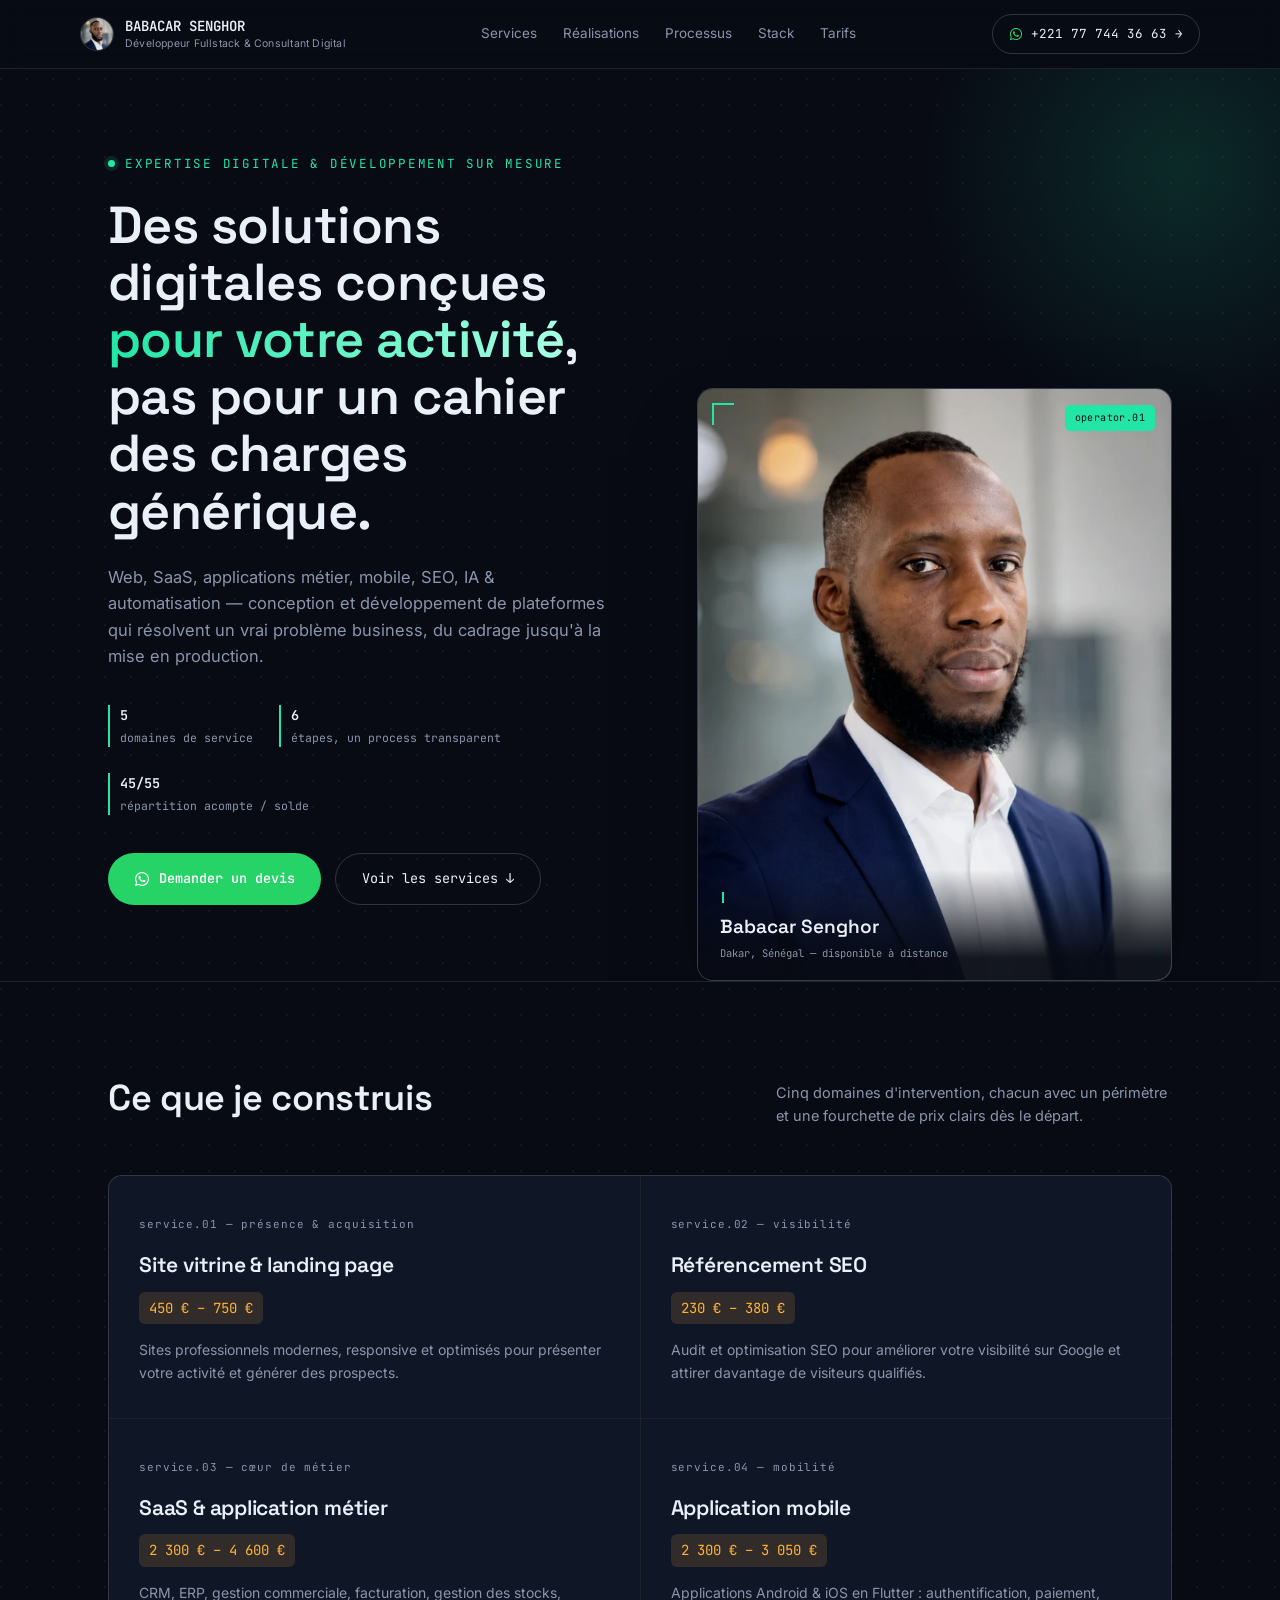
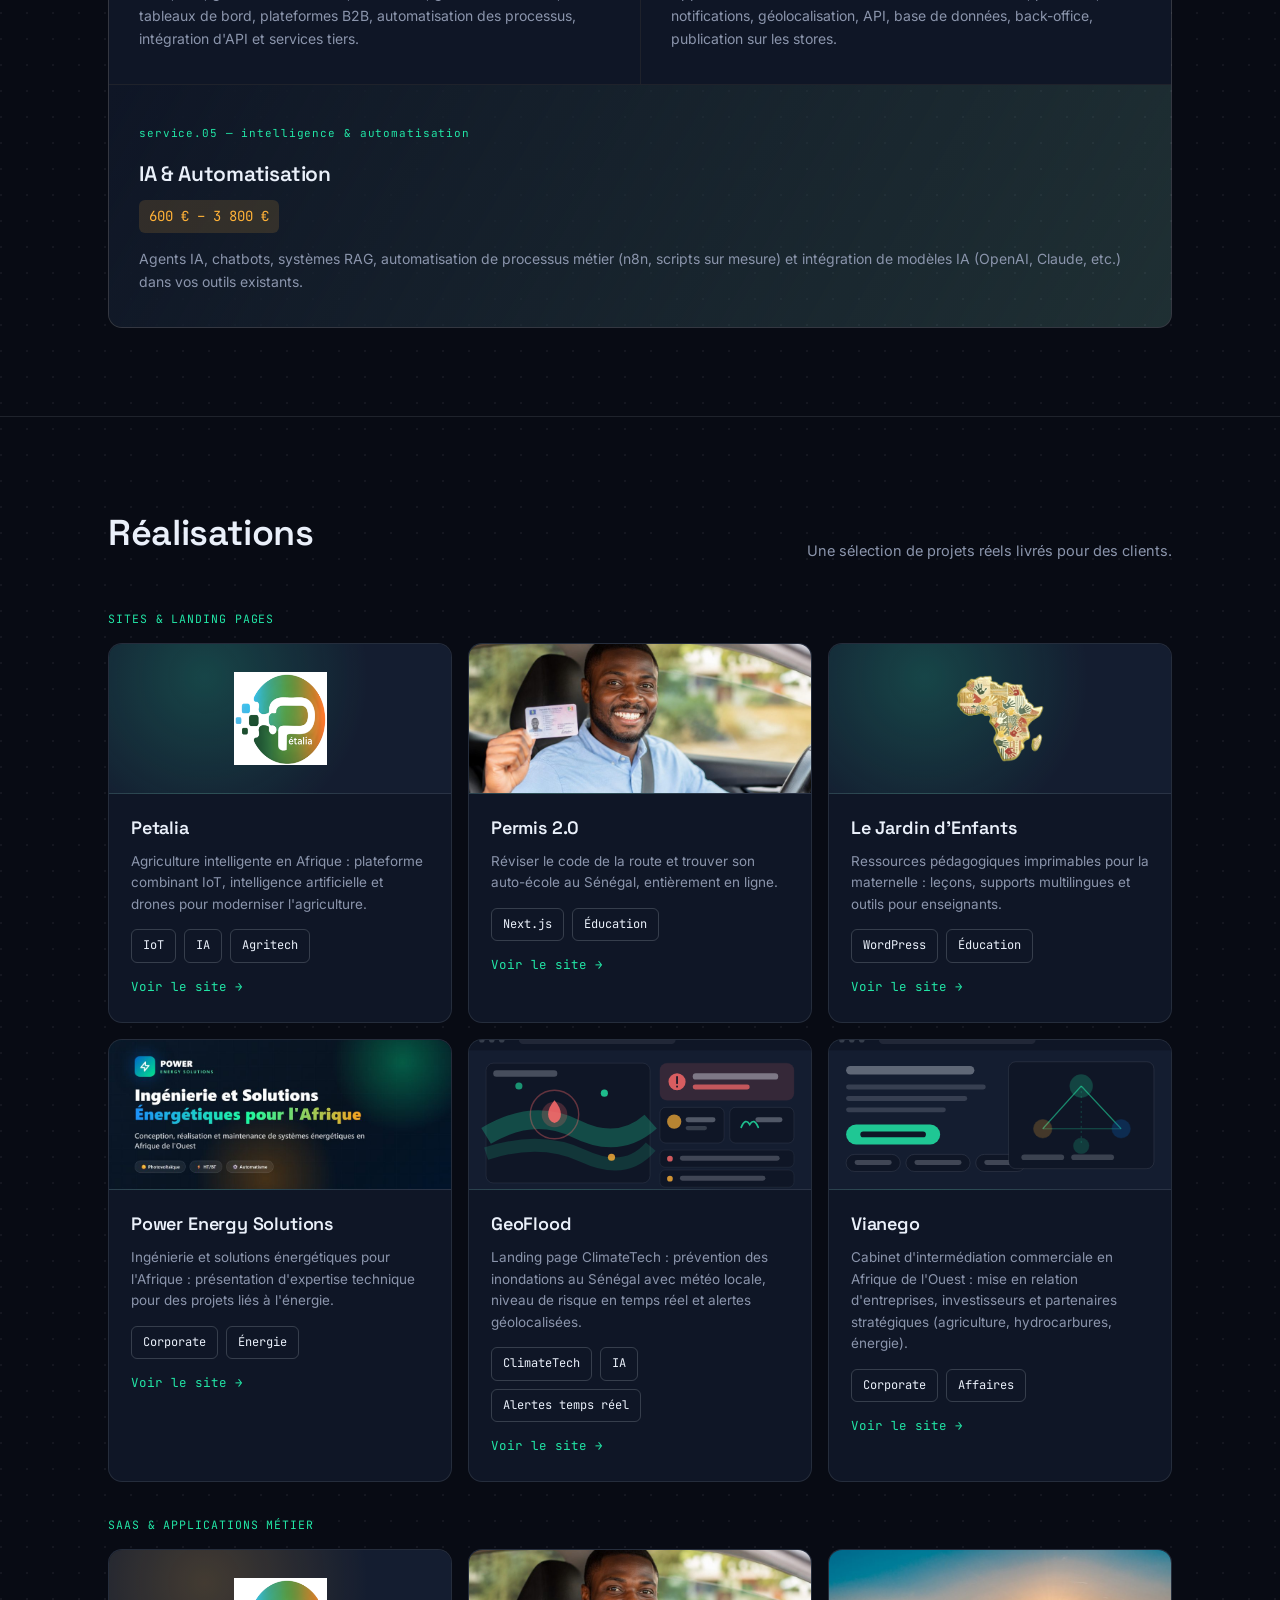
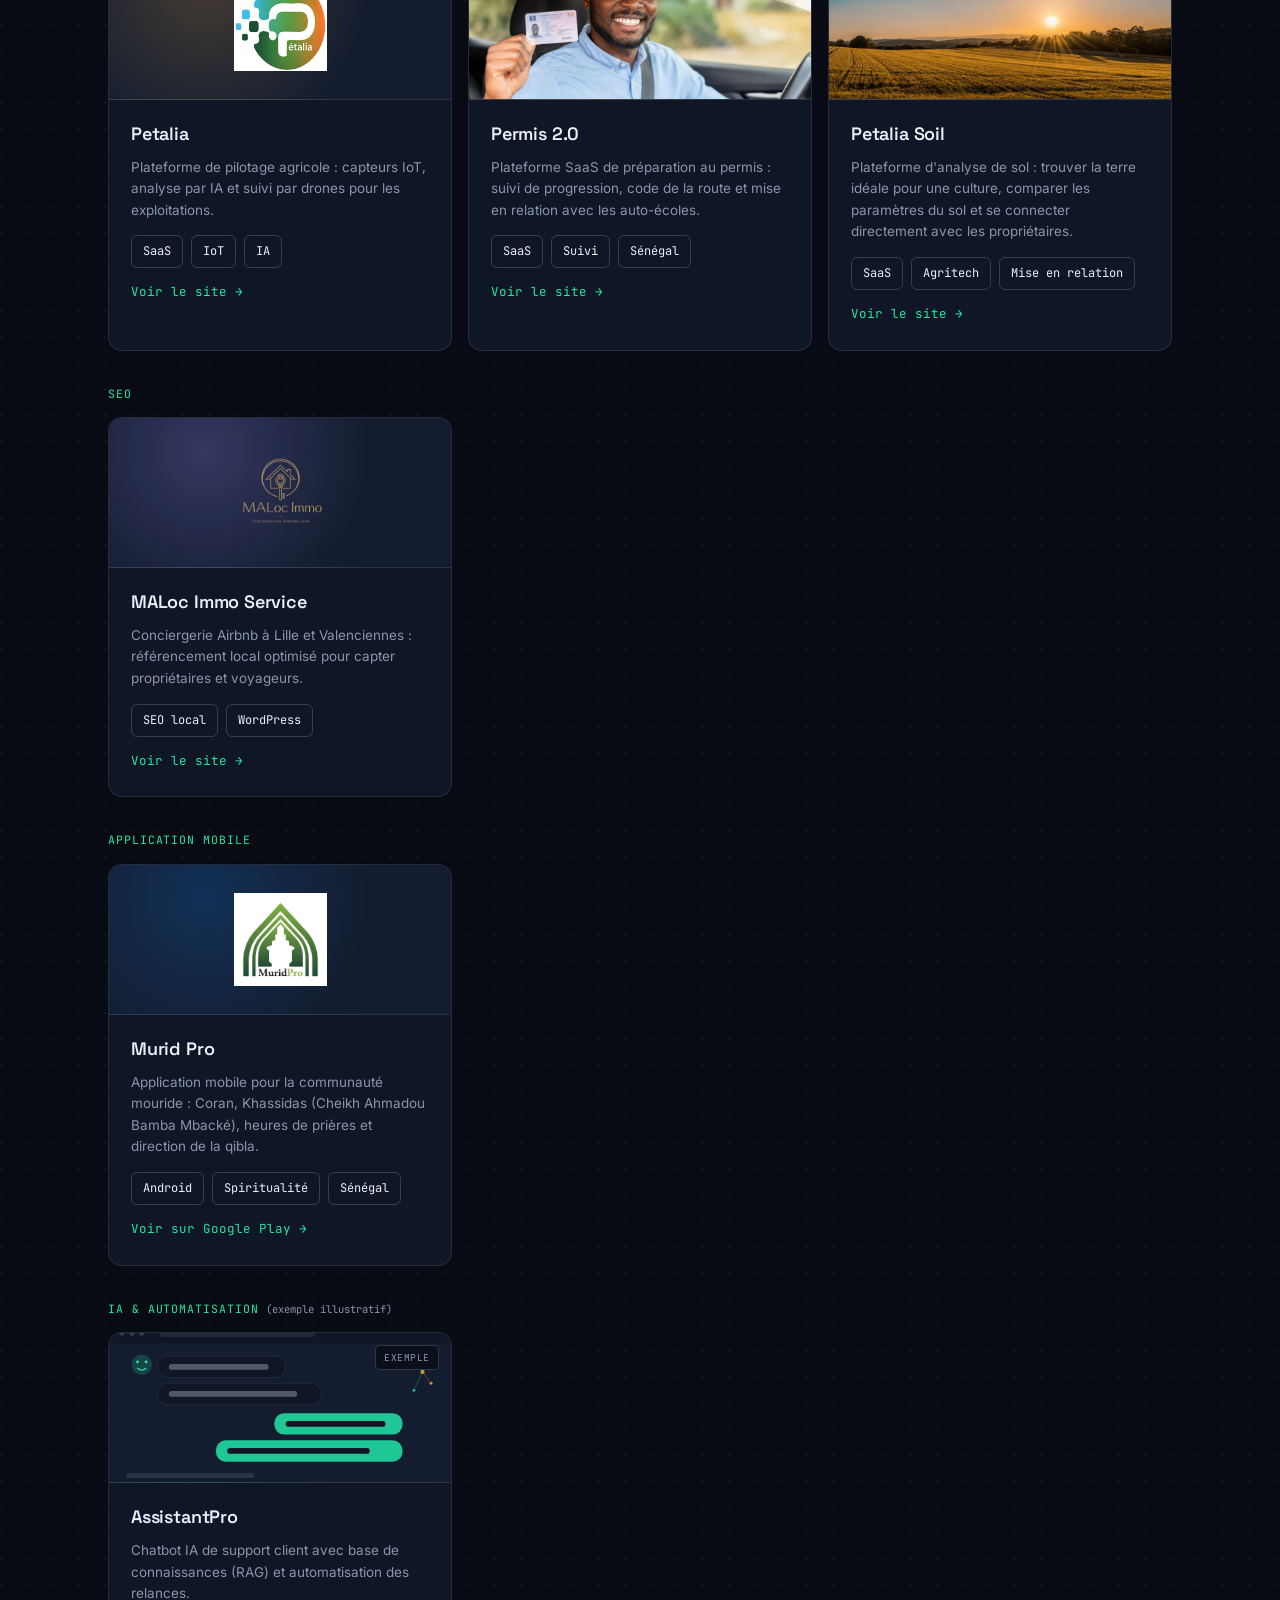
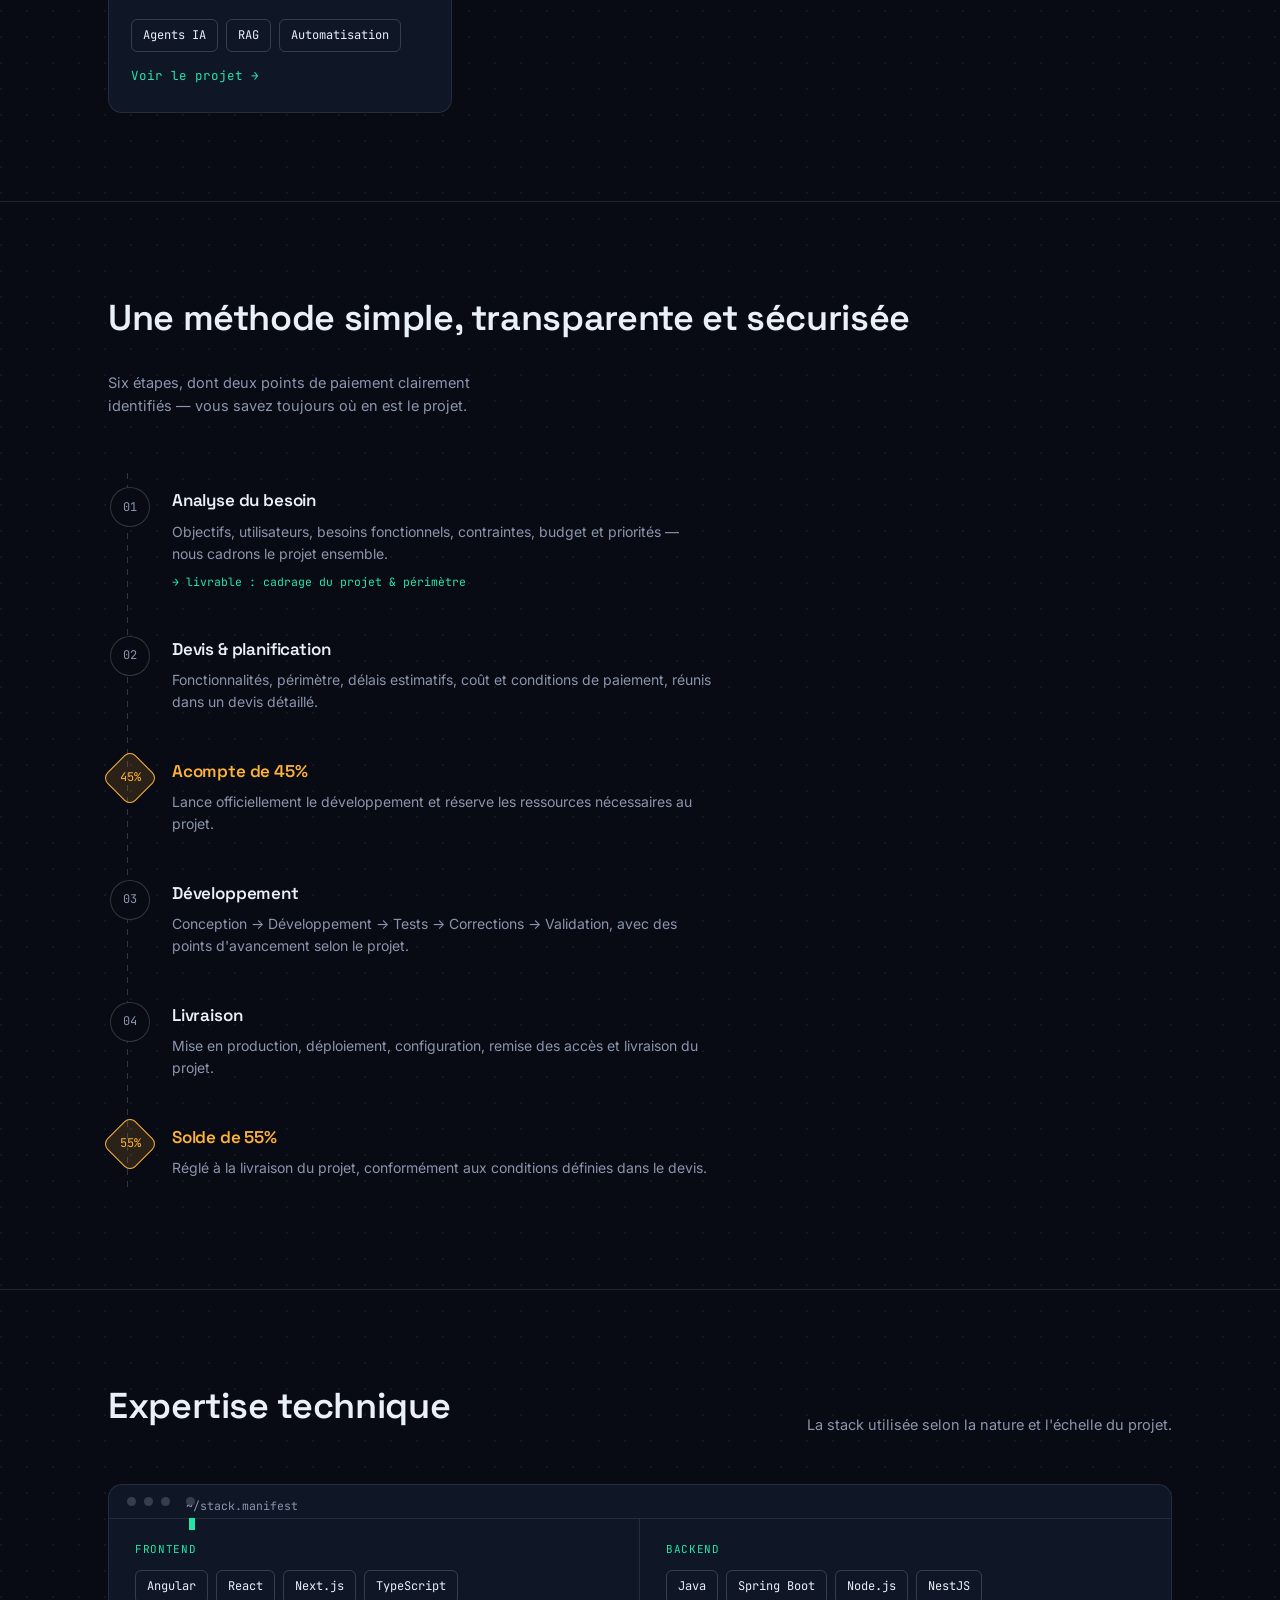
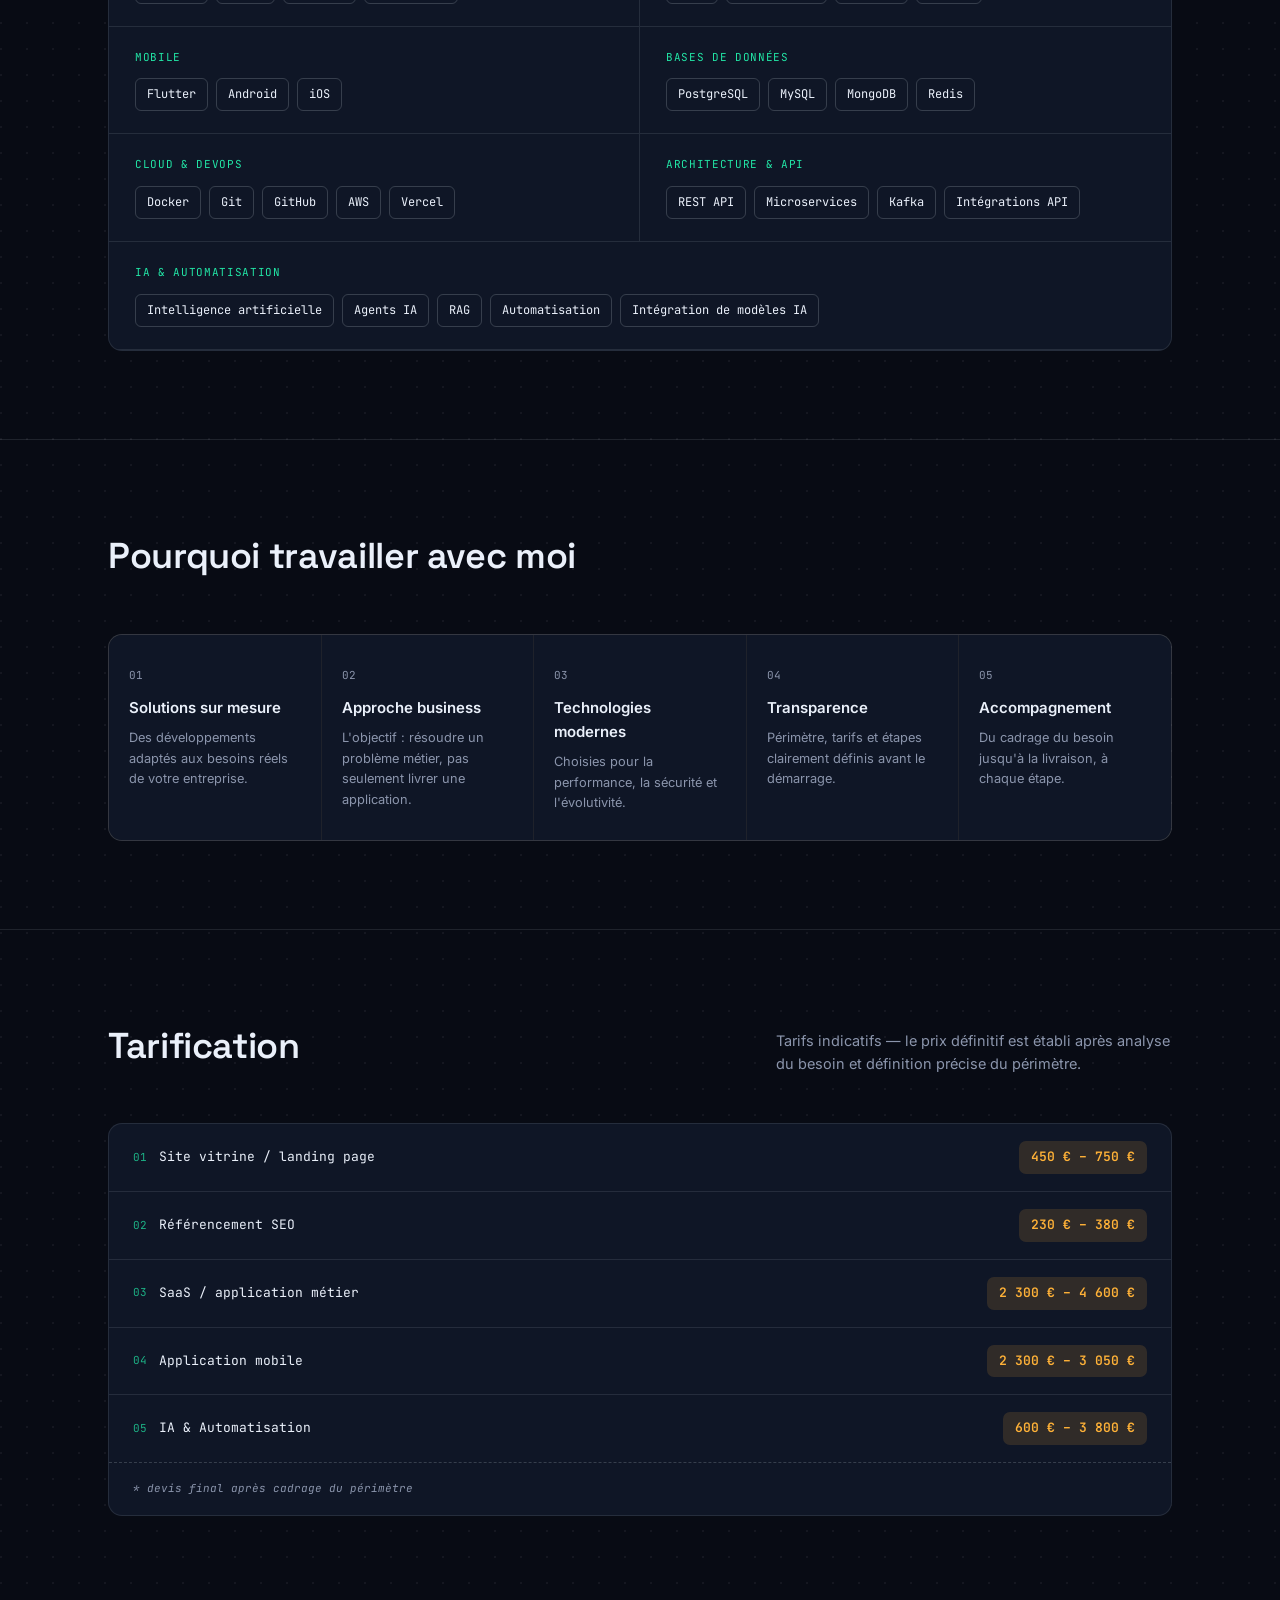
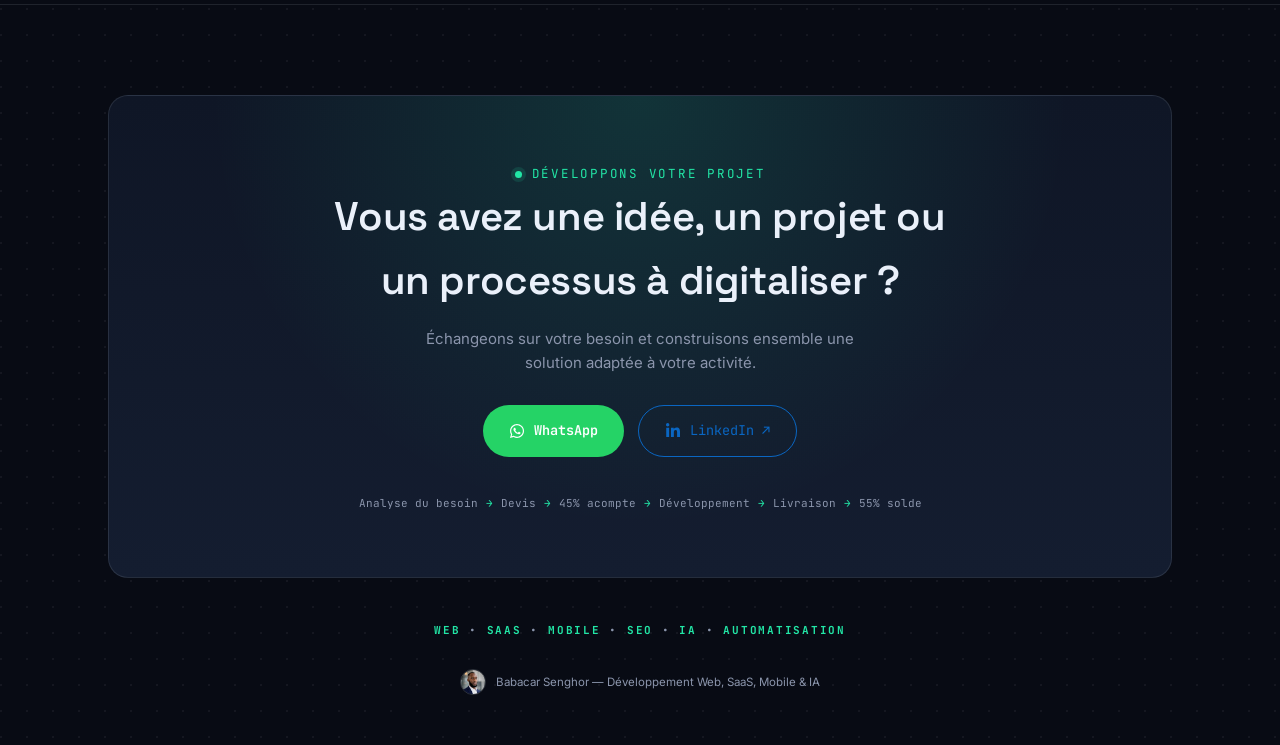
<file: index.html>
<!DOCTYPE html>
<html lang="fr">
<head>
<meta charset="UTF-8">
<meta name="viewport" content="width=device-width, initial-scale=1.0">
<title>Babacar Senghor — Expertise Digitale & Développement sur mesure</title>
<meta name="description" content="Développeur fullstack freelance basé à Dakar : sites web, SaaS, applications mobiles, IA &amp; automatisation. Tarifs transparents, méthode claire, disponible à distance.">
<meta name="author" content="Babacar Senghor">
<meta name="theme-color" content="#080b14">
<meta property="og:type" content="website">
<meta property="og:site_name" content="Babacar Senghor">
<meta property="og:locale" content="fr_FR">
<meta property="og:title" content="Babacar Senghor — Développeur Fullstack, SaaS, Mobile &amp; IA">
<meta property="og:description" content="Sites web, SaaS, applications mobiles, IA &amp; automatisation. Tarifs transparents, méthode claire, disponible à distance depuis Dakar.">
<meta name="twitter:card" content="summary">
<meta name="twitter:title" content="Babacar Senghor — Développeur Fullstack, SaaS, Mobile &amp; IA">
<meta name="twitter:description" content="Sites web, SaaS, applications mobiles, IA &amp; automatisation. Tarifs transparents, méthode claire, disponible à distance depuis Dakar.">
<link rel="icon" type="image/svg+xml" href="[data-uri]">
<link rel="preconnect" href="https://fonts.googleapis.com">
<link rel="preconnect" href="https://fonts.gstatic.com" crossorigin>
<link href="https://fonts.googleapis.com/css2?family=Space+Grotesk:wght@400;500;600;700&family=Inter:wght@400;500;600&family=JetBrains+Mono:wght@400;500;600&display=swap" rel="stylesheet">
<style>
  :root{
    --ink:#080b14;
    --panel:#0f1626;
    --panel-alt:#141d30;
    --line:rgba(234,240,250,.10);
    --line-strong:rgba(234,240,250,.18);
    --text:#eaf0fa;
    --muted:#8b95ac;
    --accent:#22e6a6;
    --accent-dim:rgba(34,230,166,.13);
    --amber:#ffb238;
    --amber-dim:rgba(255,178,56,.14);
    --whatsapp:#25D366;
    --whatsapp-dark:#1DA851;
    --linkedin:#0A66C2;
    --linkedin-dark:#084d94;
    --violet:#9b8cff;
    --violet-dim:rgba(155,140,255,.16);
    --font-display:'Space Grotesk',sans-serif;
    --font-body:'Inter',sans-serif;
    --font-mono:'JetBrains Mono',monospace;
  }

  *{box-sizing:border-box;margin:0;padding:0;}

  html{scroll-behavior:smooth;}

  body{
    background:
      radial-gradient(circle at 1px 1px, rgba(234,240,250,.055) 1px, transparent 1px) 0 0/26px 26px,
      var(--ink);
    color:var(--text);
    font-family:var(--font-body);
    line-height:1.6;
    -webkit-font-smoothing:antialiased;
  }

  a{color:inherit;text-decoration:none;}

  ::selection{background:var(--accent);color:var(--ink);}

  :focus-visible{outline:2px solid var(--accent);outline-offset:3px;}

  .wrap{max-width:1120px;margin:0 auto;padding:0 28px;}

  .eyebrow{
    font-family:var(--font-mono);
    font-size:12.5px;
    letter-spacing:.14em;
    text-transform:uppercase;
    color:var(--accent);
    display:inline-flex;
    align-items:center;
    gap:10px;
  }
  .eyebrow::before{
    content:"";
    width:7px;height:7px;border-radius:50%;
    background:var(--accent);
    box-shadow:0 0 0 4px var(--accent-dim);
    animation:pulse-dot 2.4s ease-in-out infinite;
  }
  @keyframes pulse-dot{
    0%,100%{box-shadow:0 0 0 4px var(--accent-dim);}
    50%{box-shadow:0 0 0 8px transparent;}
  }

  h1,h2,h3{font-family:var(--font-display);letter-spacing:-0.01em;}

  .reveal{
    opacity:0;
    transform:translateY(22px) scale(.98);
    filter:blur(7px);
    transition:opacity .9s cubic-bezier(.16,.8,.4,1),
               transform .9s cubic-bezier(.16,.8,.4,1),
               filter .9s cubic-bezier(.16,.8,.4,1);
  }
  .reveal.in{opacity:1;transform:none;filter:blur(0);}

  @media (prefers-reduced-motion:reduce){
    .reveal{opacity:1;transform:none;filter:none;transition:none;}
    html{scroll-behavior:auto;}
    .eyebrow::before,.hero h1 em,.term-bar .title::after,.stack-terminal::after,
    .portrait-frame .corner,.cta::before,.hero-meta .m b,.type-cursor{animation:none !important;}
    .matrix-canvas{display:none;}
  }

  /* ---------- HEADER ---------- */
  header{
    position:sticky;top:0;z-index:50;
    background:rgba(8,11,20,.82);
    backdrop-filter:blur(10px);
    border-bottom:1px solid var(--line);
  }
  .nav{
    display:flex;align-items:center;justify-content:space-between;
    padding:14px 0;flex-wrap:wrap;row-gap:10px;
  }
  .brand{
    font-family:var(--font-mono);
    font-weight:600;font-size:14px;
    display:flex;align-items:center;gap:11px;
    min-width:0;
  }
  .brand img{
    width:34px;height:34px;border-radius:50%;object-fit:cover;
    border:1px solid var(--line-strong);
    filter:grayscale(.15);
  }
  .brand span.name{display:flex;flex-direction:column;gap:1px;line-height:1.25;}
  .brand span.name small{font-family:var(--font-body);font-weight:400;color:var(--muted);font-size:10.5px;letter-spacing:.02em;}
  .brand .dot{width:9px;height:9px;background:var(--accent);border-radius:2px;transform:rotate(45deg);}
  .nav-links{display:flex;gap:26px;font-size:13.5px;color:var(--muted);}
  .nav-links a:hover{color:var(--text);}
  .nav-cta{
    font-family:var(--font-mono);font-size:12.5px;
    border:1px solid var(--line-strong);
    padding:9px 16px;border-radius:100px;
    display:flex;align-items:center;gap:8px;
  }
  .nav-cta svg{width:14px;height:14px;fill:var(--whatsapp);flex-shrink:0;}
  .nav-cta:hover{border-color:var(--whatsapp);color:var(--whatsapp);}
  @media (max-width:760px){.nav-links{display:none;}}

  /* ---------- HERO ---------- */
  .hero{
    padding:80px 0 0;
    border-bottom:1px solid var(--line);
    position:relative;
    overflow:hidden;
  }
  .hero::after{
    content:"";
    position:absolute;top:-160px;right:-160px;
    width:520px;height:520px;border-radius:50%;
    background:radial-gradient(circle, rgba(34,230,166,.14), transparent 70%);
    pointer-events:none;
  }
  .hero-grid{
    display:grid;grid-template-columns:1.05fr .95fr;gap:64px;align-items:center;
    position:relative;z-index:1;
  }
  .matrix-canvas{
    position:absolute;inset:0;width:100%;height:100%;
    z-index:0;opacity:.16;pointer-events:none;
  }
  .hero-copy{padding-bottom:76px;}
  .hero h1{
    font-size:clamp(32px,4.2vw,52px);
    line-height:1.1;
    margin:22px 0 24px;
    font-weight:600;
  }
  .hero h1 em{
    font-style:normal;
    background:linear-gradient(90deg, var(--accent) 0%, #a6ffe3 45%, var(--accent) 90%);
    background-size:220% auto;
    -webkit-background-clip:text;background-clip:text;
    -webkit-text-fill-color:transparent;color:var(--accent);
    animation:shimmer 4.5s linear infinite;
  }
  @keyframes shimmer{
    to{background-position:-220% center;}
  }
  .hero p.lead{
    font-size:16.5px;color:var(--muted);max-width:50ch;
  }
  .hero-meta{
    display:flex;gap:26px;margin-top:36px;flex-wrap:wrap;
  }
  .hero-meta .m{
    font-family:var(--font-mono);font-size:11.5px;color:var(--muted);
    border-left:2px solid var(--accent);padding-left:10px;
  }
  .hero-meta .m b{display:block;color:var(--text);font-size:13.5px;font-weight:600;margin-bottom:2px;font-variant-numeric:tabular-nums;}
  .hero-cta{margin-top:38px;display:flex;gap:14px;flex-wrap:wrap;}

  /* signature: portrait */
  .portrait-wrap{
    position:relative;
    align-self:stretch;
    display:flex;align-items:flex-end;
    padding-top:40px;
  }
  .portrait-frame{
    position:relative;width:100%;
    border:1px solid var(--line-strong);
    border-radius:16px;
    overflow:hidden;
    background:var(--panel);
    box-shadow:0 40px 80px -30px rgba(0,0,0,.6);
  }
  .portrait-frame img{
    width:100%;height:100%;display:block;
    aspect-ratio:4/5;object-fit:cover;
  }
  .portrait-frame .corner{
    position:absolute;width:22px;height:22px;
    border-color:var(--accent);border-style:solid;border-width:0;
    z-index:2;
    animation:corner-glow 2.6s ease-in-out infinite;
  }
  .portrait-frame .corner.tl{top:14px;left:14px;border-top-width:2px;border-left-width:2px;}
  .portrait-frame .corner.br{bottom:14px;right:14px;border-bottom-width:2px;border-right-width:2px;animation-delay:1.3s;}
  @keyframes corner-glow{
    0%,100%{border-color:var(--accent);filter:none;}
    50%{border-color:#a6ffe3;filter:drop-shadow(0 0 5px rgba(34,230,166,.65));}
  }
  .portrait-frame .tag-float{
    position:absolute;top:16px;right:16px;z-index:2;
    font-family:var(--font-mono);font-size:10px;color:var(--ink);
    background:var(--accent);padding:5px 10px;border-radius:5px;
    letter-spacing:.04em;
  }
  .portrait-frame .caption{
    position:absolute;left:0;right:0;bottom:0;z-index:2;
    padding:20px 22px 18px;
    background:linear-gradient(to top, rgba(8,11,20,.95) 20%, transparent 100%);
  }
  .portrait-frame .caption .role{
    font-family:var(--font-mono);font-size:11px;color:var(--accent);
    letter-spacing:.04em;margin-bottom:4px;
    min-height:14px;
  }
  .portrait-frame .caption .role .type-cursor{
    display:inline-block;width:2px;height:11px;margin-left:2px;
    background:var(--accent);vertical-align:-1px;
    animation:blink 1s steps(1) infinite;
  }
  .portrait-frame .caption .name{
    font-family:var(--font-display);font-size:19px;font-weight:600;
  }
  .portrait-frame .caption .loc{
    font-family:var(--font-mono);font-size:10.5px;color:var(--muted);margin-top:3px;
  }

  /* ---------- RESPONSIVE ---------- */
  @media (max-width:780px){
    .hero-grid{grid-template-columns:1fr;gap:40px;}
    .hero-copy{padding-bottom:0;order:2;}
    .portrait-wrap{order:1;padding-top:8px;max-width:340px;margin:0 auto;}
    .hero{padding:52px 0 0;}
  }
  @media (max-width:600px){
    .wrap{padding:0 20px;}
    section{padding:56px 0;}
    .brand span.name small{display:none;}
    .sec-head{align-items:flex-start;margin-bottom:32px;}
    .svc{padding:26px 22px;}
    .stack-cat{padding:18px 20px;}
    .why-item{padding:22px 18px;}
    .cta{padding:44px 22px;}
    .invoice .row{padding:13px 18px;font-size:12px;flex-wrap:wrap;gap:4px 0;}
  }
  @media (max-width:420px){
    .wrap{padding:0 16px;}
    .nav-cta{font-size:11px;padding:8px 12px;}
    .hero p.lead{font-size:15px;}
    .hero-meta{gap:16px;}
    .hero-cta .btn{flex:1 1 auto;justify-content:center;}
  }

  /* ---------- SECTION TITLES ---------- */
  section{padding:88px 0;border-bottom:1px solid var(--line);}
  .sec-head{display:flex;justify-content:space-between;align-items:flex-end;gap:24px;margin-bottom:48px;flex-wrap:wrap;}
  .sec-head h2{font-size:clamp(26px,3vw,36px);font-weight:600;}
  .sec-head p{color:var(--muted);max-width:44ch;font-size:14.5px;}

  /* ---------- SERVICES ---------- */
  .services{display:grid;grid-template-columns:repeat(2,1fr);gap:1px;background:var(--line);border:1px solid var(--line);border-radius:14px;overflow:hidden;}
  .svc{background:var(--panel);padding:34px 30px;transition:background .25s ease, opacity .9s cubic-bezier(.16,.8,.4,1), transform .9s cubic-bezier(.16,.8,.4,1), filter .9s cubic-bezier(.16,.8,.4,1);}
  .svc:hover{background:var(--panel-alt);}
  .svc.featured{grid-column:1 / -1;background:linear-gradient(120deg, var(--panel), rgba(34,230,166,.07));}
  .svc.featured:hover{background:linear-gradient(120deg, var(--panel-alt), rgba(34,230,166,.1));}
  .svc.featured .tag{color:var(--accent);}
  .svc .tag{font-family:var(--font-mono);font-size:11px;color:var(--muted);letter-spacing:.08em;}
  .svc h3{font-size:21px;margin:12px 0 10px;font-weight:600;}
  .svc .price{
    font-family:var(--font-mono);font-size:14px;color:var(--amber);
    margin-bottom:14px;display:inline-block;
    background:var(--amber-dim);
    padding:5px 10px;border-radius:6px;
  }
  .svc p.desc{color:var(--muted);font-size:14px;line-height:1.65;}
  @media (max-width:760px){.services{grid-template-columns:1fr;}}

  /* ---------- REALISATIONS ---------- */
  .work-group{margin-bottom:34px;}
  .work-group:last-child{margin-bottom:0;}
  .work-group-label{
    font-family:var(--font-mono);font-size:11.5px;color:var(--accent);
    letter-spacing:.08em;text-transform:uppercase;margin-bottom:14px;
  }
  .works{display:grid;grid-template-columns:repeat(auto-fill,minmax(260px,1fr));gap:16px;}
  .work{
    position:relative;background:var(--panel);border:1px solid var(--line);border-radius:14px;
    overflow:hidden;
    transition:background .25s ease, opacity .9s cubic-bezier(.16,.8,.4,1), transform .9s cubic-bezier(.16,.8,.4,1), filter .9s cubic-bezier(.16,.8,.4,1);
  }
  .work:hover{background:var(--panel-alt);}
  .work-cover{
    height:150px;display:flex;align-items:center;justify-content:center;
    background:var(--panel-alt);border-bottom:1px solid var(--line);
    overflow:hidden;
  }
  .work-cover img{width:100%;height:100%;object-fit:cover;display:block;}
  .work-cover.logo img{object-fit:contain;padding:28px;}
  .work-cover.c-site{background:radial-gradient(circle at 28% 22%, rgba(34,230,166,.2), transparent 60%), var(--panel-alt);}
  .work-cover.c-saas{background:radial-gradient(circle at 28% 22%, rgba(255,178,56,.2), transparent 60%), var(--panel-alt);}
  .work-cover.c-mobile{background:radial-gradient(circle at 28% 22%, rgba(10,102,194,.26), transparent 60%), var(--panel-alt);}
  .work-cover.c-ia{background:radial-gradient(circle at 24% 20%, rgba(34,230,166,.2), transparent 55%), radial-gradient(circle at 80% 85%, rgba(255,178,56,.16), transparent 55%), var(--panel-alt);}
  .work-cover.c-seo{background:radial-gradient(circle at 28% 22%, rgba(155,140,255,.24), transparent 60%), var(--panel-alt);}
  .work-group-note{font-size:10.5px;text-transform:none;letter-spacing:0;color:var(--muted);font-weight:400;}
  .work-demo{
    position:absolute;top:12px;right:12px;z-index:1;
    font-family:var(--font-mono);font-size:9.5px;letter-spacing:.06em;text-transform:uppercase;
    color:var(--muted);background:rgba(8,11,20,.7);backdrop-filter:blur(4px);
    padding:4px 8px;border-radius:5px;border:1px solid var(--line-strong);
  }
  .work-body{padding:20px 22px 24px;}
  .work h3{font-size:18px;margin-bottom:8px;font-weight:600;}
  .work p.desc{color:var(--muted);font-size:13.5px;line-height:1.6;margin-bottom:14px;}
  .work-link{
    display:inline-block;margin-top:14px;
    font-family:var(--font-mono);font-size:12.5px;color:var(--accent);
  }
  .work-link:hover{color:#7dffce;}
  @media (max-width:600px){.works{grid-template-columns:1fr;}}

  /* ---------- PROCESS ---------- */
  .pipeline{position:relative;padding-left:2px;}
  .rail{
    position:absolute;left:19px;top:8px;bottom:8px;width:1px;
    background:repeating-linear-gradient(to bottom, var(--line-strong) 0 6px, transparent 6px 12px);
  }
  .step{display:grid;grid-template-columns:40px 1fr;gap:22px;padding:22px 0;position:relative;}
  .step .node{
    width:40px;height:40px;border-radius:50%;
    border:1px solid var(--line-strong);
    display:flex;align-items:center;justify-content:center;
    font-family:var(--font-mono);font-size:12px;color:var(--muted);
    background:var(--ink);z-index:1;
  }
  .step.pay .node{
    border-radius:8px;transform:rotate(45deg);
    border-color:var(--amber);color:var(--amber);
    background:var(--amber-dim);
  }
  .step.pay .node span{transform:rotate(-45deg);display:block;}
  .step-body h3{font-size:17px;font-weight:600;margin-bottom:6px;display:flex;align-items:center;gap:10px;}
  .step.pay .step-body h3{color:var(--amber);}
  .step-body p{color:var(--muted);font-size:14px;max-width:60ch;}
  .step-body .deliv{
    font-family:var(--font-mono);font-size:11.5px;color:var(--accent);
    margin-top:8px;
  }

  /* ---------- STACK ---------- */
  .stack-terminal{
    background:var(--panel);border:1px solid var(--line);border-radius:14px;
    overflow:hidden;position:relative;
  }
  .stack-terminal::after{
    content:"";position:absolute;left:0;right:0;top:-45%;height:45%;
    background:linear-gradient(to bottom, transparent, rgba(34,230,166,.06), transparent);
    animation:scan 7s linear infinite;pointer-events:none;
  }
  @keyframes scan{
    0%{top:-45%;}
    100%{top:100%;}
  }
  .term-bar{
    display:flex;align-items:center;gap:8px;
    padding:12px 18px;border-bottom:1px solid var(--line);
    position:relative;z-index:1;
  }
  .term-bar span{width:9px;height:9px;border-radius:50%;background:var(--line-strong);}
  .term-bar .title{font-family:var(--font-mono);font-size:11.5px;color:var(--muted);margin-left:8px;}
  .term-bar .title::after{
    content:"";display:inline-block;width:6px;height:12px;margin-left:3px;
    background:var(--accent);vertical-align:-2px;
    animation:blink 1.1s steps(1) infinite;
  }
  @keyframes blink{50%{opacity:0;}}
  .stack-grid{display:grid;grid-template-columns:repeat(2,1fr);gap:0;}
  .stack-cat{padding:22px 26px;border-bottom:1px solid var(--line);}
  .stack-cat:nth-child(odd){border-right:1px solid var(--line);}
  .stack-cat .lbl{font-family:var(--font-mono);font-size:11px;color:var(--accent);letter-spacing:.06em;text-transform:uppercase;margin-bottom:12px;}
  .chips{display:flex;flex-wrap:wrap;gap:8px;}
  .chip{
    font-family:var(--font-mono);font-size:12px;
    padding:6px 11px;border:1px solid var(--line-strong);border-radius:6px;color:var(--text);
  }
  @media (max-width:760px){.stack-grid{grid-template-columns:1fr;}.stack-cat:nth-child(odd){border-right:none;}}

  /* ---------- WHY ---------- */
  .why{display:grid;grid-template-columns:repeat(5,1fr);gap:1px;background:var(--line);border:1px solid var(--line);border-radius:14px;overflow:hidden;}
  .why-item{background:var(--panel);padding:26px 20px;}
  .why-item .n{font-family:var(--font-mono);color:var(--muted);font-size:11px;}
  .why-item h4{font-size:15px;margin:10px 0 8px;font-weight:600;}
  .why-item p{font-size:12.8px;color:var(--muted);}
  @media (max-width:900px){.why{grid-template-columns:repeat(2,1fr);}}
  @media (max-width:520px){.why{grid-template-columns:1fr;}}

  /* ---------- TARIFF RECAP ---------- */
  .invoice{
    font-family:var(--font-mono);font-size:13px;
    border:1px solid var(--line);border-radius:14px;background:var(--panel);
    overflow:hidden;
  }
  .invoice .row{
    display:flex;align-items:center;justify-content:space-between;gap:16px;
    padding:17px 24px;
    border-bottom:1px solid var(--line);color:var(--muted);
    transition:background .2s ease;
  }
  .invoice .row:not(.note):hover{background:var(--panel-alt);}
  .invoice .row:nth-last-child(2){border-bottom:none;}
  .invoice .row .label{display:flex;align-items:center;gap:12px;color:var(--text);}
  .invoice .row .idx{color:var(--accent);font-size:11px;opacity:.75;font-weight:400;}
  .invoice .row .amt{
    color:var(--amber);background:var(--amber-dim);
    padding:6px 12px;border-radius:7px;font-weight:600;white-space:nowrap;
  }
  .invoice .row.note{font-size:11px;color:var(--muted);border-top:1px dashed var(--line-strong);border-bottom:none;font-style:italic;}

  /* ---------- CTA / FOOTER ---------- */
  footer{padding:90px 0 50px;}
  .cta{
    text-align:center;padding:64px 32px;
    background:linear-gradient(180deg, var(--panel), var(--panel-alt));
    border:1px solid var(--line);border-radius:20px;
    position:relative;overflow:hidden;
  }
  .cta::before{
    content:"";position:absolute;inset:0;
    background:radial-gradient(circle at 50% 0%, rgba(34,230,166,.14), transparent 60%);
    animation:cta-pulse 5s ease-in-out infinite;
  }
  @keyframes cta-pulse{
    0%,100%{opacity:.7;}
    50%{opacity:1;}
  }
  .cta h2{font-size:clamp(26px,4vw,40px);font-weight:600;margin-bottom:14px;position:relative;}
  .cta p{color:var(--muted);max-width:52ch;margin:0 auto 30px;position:relative;font-size:15px;}
  .cta-buttons{display:flex;gap:14px;justify-content:center;flex-wrap:wrap;position:relative;}
  .btn{
    font-family:var(--font-mono);font-size:13.5px;
    padding:14px 26px;border-radius:100px;
    display:inline-flex;align-items:center;gap:9px;
  }
  .btn.primary{background:var(--accent);color:var(--ink);font-weight:600;}
  .btn.primary:hover{background:#5cf0c2;}
  .btn.ghost{border:1px solid var(--line-strong);}
  .btn.ghost:hover{border-color:var(--text);}
  .btn svg{width:16px;height:16px;flex-shrink:0;}
  .btn.primary.whatsapp{background:var(--whatsapp);color:#fff;}
  .btn.primary.whatsapp:hover{background:var(--whatsapp-dark);}
  .btn.primary.whatsapp svg{fill:#fff;}
  .btn.ghost.linkedin{border-color:var(--linkedin);color:var(--linkedin);}
  .btn.ghost.linkedin svg{fill:var(--linkedin);}
  .btn.ghost.linkedin:hover{background:var(--linkedin);color:#fff;border-color:var(--linkedin);}
  .btn.ghost.linkedin:hover svg{fill:#fff;}
  .flow-recap{
    margin-top:38px;font-family:var(--font-mono);font-size:11px;color:var(--muted);
    display:flex;gap:8px;justify-content:center;flex-wrap:wrap;position:relative;
  }
  .flow-recap span.arrow{color:var(--accent);}
  .tags-bottom{
    text-align:center;margin-top:44px;
    font-family:var(--font-mono);font-size:11px;letter-spacing:.16em;color:var(--muted);
  }
  .tags-bottom b{color:var(--accent);}
  .foot-legal{text-align:center;margin-top:30px;font-size:11.5px;color:var(--muted);}
  .foot-sig{display:flex;align-items:center;justify-content:center;gap:10px;}
  .foot-sig img{width:26px;height:26px;border-radius:50%;object-fit:cover;border:1px solid var(--line-strong);}
</style>
</head>
<body>

<header>
  <div class="wrap nav">
    <div class="brand">
      <img src="[data-uri]" alt="Babacar Senghor">
      <span class="name">BABACAR SENGHOR<small>Développeur Fullstack &amp; Consultant Digital</small></span>
    </div>
    <nav class="nav-links">
      <a href="#services">Services</a>
      <a href="#realisations">Réalisations</a>
      <a href="#process">Processus</a>
      <a href="#stack">Stack</a>
      <a href="#tarifs">Tarifs</a>
    </nav>
    <a class="nav-cta" href="https://wa.me/221777443663" target="_blank" rel="noopener"><svg viewBox="0 0 448 512" aria-hidden="true"><path d="M380.9 97.1C339 55.1 283.2 32 223.9 32c-122.4 0-222 99.6-222 222 0 39.1 10.2 77.3 29.6 111L0 480l117.7-30.9c32.4 17.7 68.9 27 106.1 27h.1c122.3 0 224.1-99.6 224.1-222 0-59.3-25.2-115-67.1-157zm-157 341.6c-33.2 0-65.7-8.9-94-25.7l-6.7-4-69.8 18.3L72 359.2l-4.4-7c-18.5-29.4-28.2-63.3-28.2-98.2 0-101.7 82.8-184.5 184.6-184.5 49.3 0 95.6 19.2 130.4 54.1 34.8 34.9 56.2 81.2 56.1 130.5 0 101.8-84.9 184.6-186.6 184.6zm101.2-138.2c-5.5-2.8-32.8-16.2-37.9-18-5.1-1.9-8.8-2.8-12.5 2.8-3.7 5.6-14.3 18-17.6 21.8-3.2 3.7-6.5 4.2-12 1.4-32.6-16.3-54-29.1-75.5-66-5.7-9.8 5.7-9.1 16.3-30.3 1.8-3.7.9-6.9-.5-9.7-1.4-2.8-12.5-30.1-17.1-41.2-4.5-10.8-9.1-9.3-12.5-9.5-3.2-.2-6.9-.2-10.6-.2-3.7 0-9.7 1.4-14.8 6.9-5.1 5.6-19.4 19-19.4 46.3 0 27.3 19.9 53.7 22.6 57.4 2.8 3.7 39.1 59.7 94.8 83.8 35.2 15.2 49 16.5 66.6 13.9 10.7-1.6 32.8-13.4 37.4-26.4 4.6-13 4.6-24.1 3.2-26.4-1.3-2.5-5-3.9-10.5-6.6z"/></svg>+221 77 744 36 63 →</a>
  </div>
</header>

<section class="hero">
  <canvas class="matrix-canvas" aria-hidden="true"></canvas>
  <div class="wrap hero-grid">
    <div class="hero-copy">
      <span class="eyebrow reveal">expertise digitale &amp; développement sur mesure</span>
      <h1 class="reveal">Des solutions digitales conçues <em>pour votre activité</em>, pas pour un cahier des charges générique.</h1>
      <p class="lead reveal">Web, SaaS, applications métier, mobile, SEO, IA &amp; automatisation — conception et développement de plateformes qui résolvent un vrai problème business, du cadrage jusqu'à la mise en production.</p>
      <div class="hero-meta reveal">
        <div class="m"><b data-count="5">0</b>domaines de service</div>
        <div class="m"><b data-count="6">0</b>étapes, un process transparent</div>
        <div class="m"><b>45/55</b>répartition acompte / solde</div>
      </div>
      <div class="hero-cta reveal">
        <a class="btn primary whatsapp" href="https://wa.me/221777443663" target="_blank" rel="noopener"><svg viewBox="0 0 448 512" aria-hidden="true"><path d="M380.9 97.1C339 55.1 283.2 32 223.9 32c-122.4 0-222 99.6-222 222 0 39.1 10.2 77.3 29.6 111L0 480l117.7-30.9c32.4 17.7 68.9 27 106.1 27h.1c122.3 0 224.1-99.6 224.1-222 0-59.3-25.2-115-67.1-157zm-157 341.6c-33.2 0-65.7-8.9-94-25.7l-6.7-4-69.8 18.3L72 359.2l-4.4-7c-18.5-29.4-28.2-63.3-28.2-98.2 0-101.7 82.8-184.5 184.6-184.5 49.3 0 95.6 19.2 130.4 54.1 34.8 34.9 56.2 81.2 56.1 130.5 0 101.8-84.9 184.6-186.6 184.6zm101.2-138.2c-5.5-2.8-32.8-16.2-37.9-18-5.1-1.9-8.8-2.8-12.5 2.8-3.7 5.6-14.3 18-17.6 21.8-3.2 3.7-6.5 4.2-12 1.4-32.6-16.3-54-29.1-75.5-66-5.7-9.8 5.7-9.1 16.3-30.3 1.8-3.7.9-6.9-.5-9.7-1.4-2.8-12.5-30.1-17.1-41.2-4.5-10.8-9.1-9.3-12.5-9.5-3.2-.2-6.9-.2-10.6-.2-3.7 0-9.7 1.4-14.8 6.9-5.1 5.6-19.4 19-19.4 46.3 0 27.3 19.9 53.7 22.6 57.4 2.8 3.7 39.1 59.7 94.8 83.8 35.2 15.2 49 16.5 66.6 13.9 10.7-1.6 32.8-13.4 37.4-26.4 4.6-13 4.6-24.1 3.2-26.4-1.3-2.5-5-3.9-10.5-6.6z"/></svg>Demander un devis</a>
        <a class="btn ghost" href="#services">Voir les services ↓</a>
      </div>
    </div>
    <div class="portrait-wrap reveal">
      <div class="portrait-frame">
        <span class="corner tl"></span>
        <span class="corner br"></span>
        <span class="tag-float">operator.01</span>
        <img src="[data-uri]" alt="Portrait de Babacar Senghor">
        <div class="caption">
          <div class="role"><span class="type-target">Fullstack · SaaS · Mobile · IA</span><span class="type-cursor" aria-hidden="true"></span></div>
          <div class="name">Babacar Senghor</div>
          <div class="loc">Dakar, Sénégal — disponible à distance</div>
        </div>
      </div>
    </div>
  </div>
</section>

<section id="services">
  <div class="wrap">
    <div class="sec-head">
      <h2>Ce que je construis</h2>
      <p>Cinq domaines d'intervention, chacun avec un périmètre et une fourchette de prix clairs dès le départ.</p>
    </div>
    <div class="services">
      <div class="svc">
        <span class="tag">service.01 — présence &amp; acquisition</span>
        <h3>Site vitrine &amp; landing page</h3>
        <span class="price">450 € – 750 €</span>
        <p class="desc">Sites professionnels modernes, responsive et optimisés pour présenter votre activité et générer des prospects.</p>
      </div>
      <div class="svc">
        <span class="tag">service.02 — visibilité</span>
        <h3>Référencement SEO</h3>
        <span class="price">230 € – 380 €</span>
        <p class="desc">Audit et optimisation SEO pour améliorer votre visibilité sur Google et attirer davantage de visiteurs qualifiés.</p>
      </div>
      <div class="svc">
        <span class="tag">service.03 — cœur de métier</span>
        <h3>SaaS &amp; application métier</h3>
        <span class="price">2 300 € – 4 600 €</span>
        <p class="desc">CRM, ERP, gestion commerciale, facturation, gestion des stocks, tableaux de bord, plateformes B2B, automatisation des processus, intégration d'API et services tiers.</p>
      </div>
      <div class="svc">
        <span class="tag">service.04 — mobilité</span>
        <h3>Application mobile</h3>
        <span class="price">2 300 € – 3 050 €</span>
        <p class="desc">Applications Android &amp; iOS en Flutter : authentification, paiement, notifications, géolocalisation, API, base de données, back-office, publication sur les stores.</p>
      </div>
      <div class="svc featured">
        <span class="tag">service.05 — intelligence &amp; automatisation</span>
        <h3>IA &amp; Automatisation</h3>
        <span class="price">600 € – 3 800 €</span>
        <p class="desc">Agents IA, chatbots, systèmes RAG, automatisation de processus métier (n8n, scripts sur mesure) et intégration de modèles IA (OpenAI, Claude, etc.) dans vos outils existants.</p>
      </div>
    </div>
  </div>
</section>

<section id="realisations">
  <div class="wrap">
    <div class="sec-head">
      <h2>Réalisations</h2>
      <p>Une sélection de projets réels livrés pour des clients.</p>
    </div>

    <div class="work-group">
      <div class="work-group-label">Sites &amp; landing pages</div>
      <div class="works">
        <div class="work">
          <div class="work-cover c-site logo"><img src="images/realisations/petalia-cover.png" alt="Aperçu du site Petalia" loading="lazy"></div>
          <div class="work-body">
            <h3>Petalia</h3>
            <p class="desc">Agriculture intelligente en Afrique : plateforme combinant IoT, intelligence artificielle et drones pour moderniser l'agriculture.</p>
            <div class="chips"><span class="chip">IoT</span><span class="chip">IA</span><span class="chip">Agritech</span></div>
            <a class="work-link" href="https://www.petalia.sn/" target="_blank" rel="noopener">Voir le site →</a>
          </div>
        </div>
        <div class="work">
          <div class="work-cover c-site"><img src="images/realisations/permis2-cover.jpg" alt="Aperçu du site Permis 2.0" loading="lazy"></div>
          <div class="work-body">
            <h3>Permis 2.0</h3>
            <p class="desc">Réviser le code de la route et trouver son auto-école au Sénégal, entièrement en ligne.</p>
            <div class="chips"><span class="chip">Next.js</span><span class="chip">Éducation</span></div>
            <a class="work-link" href="https://www.permis2.com/" target="_blank" rel="noopener">Voir le site →</a>
          </div>
        </div>
        <div class="work">
          <div class="work-cover c-site logo"><img src="images/realisations/jardin-enfants-cover.png" alt="Aperçu du site Le Jardin d'Enfants" loading="lazy"></div>
          <div class="work-body">
            <h3>Le Jardin d'Enfants</h3>
            <p class="desc">Ressources pédagogiques imprimables pour la maternelle : leçons, supports multilingues et outils pour enseignants.</p>
            <div class="chips"><span class="chip">WordPress</span><span class="chip">Éducation</span></div>
            <a class="work-link" href="https://lejardindenfants.com/" target="_blank" rel="noopener">Voir le site →</a>
          </div>
        </div>
        <div class="work">
          <div class="work-cover c-site"><img src="images/realisations/power-energy-cover.jpg" alt="Aperçu du site Power Energy Solutions" loading="lazy"></div>
          <div class="work-body">
            <h3>Power Energy Solutions</h3>
            <p class="desc">Ingénierie et solutions énergétiques pour l'Afrique : présentation d'expertise technique pour des projets liés à l'énergie.</p>
            <div class="chips"><span class="chip">Corporate</span><span class="chip">Énergie</span></div>
            <a class="work-link" href="https://www.powerenergysolutions.sn/" target="_blank" rel="noopener">Voir le site →</a>
          </div>
        </div>
        <div class="work">
          <div class="work-cover c-site"><img src="images/realisations/geoflood-cover.svg" alt="Aperçu de la landing page GeoFlood" loading="lazy"></div>
          <div class="work-body">
            <h3>GeoFlood</h3>
            <p class="desc">Landing page ClimateTech : prévention des inondations au Sénégal avec météo locale, niveau de risque en temps réel et alertes géolocalisées.</p>
            <div class="chips"><span class="chip">ClimateTech</span><span class="chip">IA</span><span class="chip">Alertes temps réel</span></div>
            <a class="work-link" href="https://geoflood-landing.vercel.app/" target="_blank" rel="noopener">Voir le site →</a>
          </div>
        </div>
        <div class="work">
          <div class="work-cover c-site"><img src="images/realisations/vianego-cover.svg" alt="Aperçu du site Vianego" loading="lazy"></div>
          <div class="work-body">
            <h3>Vianego</h3>
            <p class="desc">Cabinet d'intermédiation commerciale en Afrique de l'Ouest : mise en relation d'entreprises, investisseurs et partenaires stratégiques (agriculture, hydrocarbures, énergie).</p>
            <div class="chips"><span class="chip">Corporate</span><span class="chip">Affaires</span></div>
            <a class="work-link" href="https://vianego.vercel.app/" target="_blank" rel="noopener">Voir le site →</a>
          </div>
        </div>
      </div>
    </div>

    <div class="work-group">
      <div class="work-group-label">SaaS &amp; applications métier</div>
      <div class="works">
        <div class="work">
          <div class="work-cover c-saas logo"><img src="images/realisations/petalia-cover.png" alt="Aperçu de la plateforme Petalia" loading="lazy"></div>
          <div class="work-body">
            <h3>Petalia</h3>
            <p class="desc">Plateforme de pilotage agricole : capteurs IoT, analyse par IA et suivi par drones pour les exploitations.</p>
            <div class="chips"><span class="chip">SaaS</span><span class="chip">IoT</span><span class="chip">IA</span></div>
            <a class="work-link" href="https://www.petalia.sn/" target="_blank" rel="noopener">Voir le site →</a>
          </div>
        </div>
        <div class="work">
          <div class="work-cover c-saas"><img src="images/realisations/permis2-cover.jpg" alt="Aperçu de la plateforme Permis 2.0" loading="lazy"></div>
          <div class="work-body">
            <h3>Permis 2.0</h3>
            <p class="desc">Plateforme SaaS de préparation au permis : suivi de progression, code de la route et mise en relation avec les auto-écoles.</p>
            <div class="chips"><span class="chip">SaaS</span><span class="chip">Suivi</span><span class="chip">Sénégal</span></div>
            <a class="work-link" href="https://www.permis2.com/" target="_blank" rel="noopener">Voir le site →</a>
          </div>
        </div>
        <div class="work">
          <div class="work-cover c-saas"><img src="images/realisations/petalia-soil-cover.jpg" alt="Aperçu de la plateforme Petalia Soil" loading="lazy"></div>
          <div class="work-body">
            <h3>Petalia Soil</h3>
            <p class="desc">Plateforme d'analyse de sol : trouver la terre idéale pour une culture, comparer les paramètres du sol et se connecter directement avec les propriétaires.</p>
            <div class="chips"><span class="chip">SaaS</span><span class="chip">Agritech</span><span class="chip">Mise en relation</span></div>
            <a class="work-link" href="https://petalia-soil.vercel.app/" target="_blank" rel="noopener">Voir le site →</a>
          </div>
        </div>
      </div>
    </div>

    <div class="work-group">
      <div class="work-group-label">SEO</div>
      <div class="works">
        <div class="work">
          <div class="work-cover c-seo logo"><img src="images/realisations/maloc-immo-cover.png" alt="Aperçu du site MALoc Immo Service" loading="lazy"></div>
          <div class="work-body">
            <h3>MALoc Immo Service</h3>
            <p class="desc">Conciergerie Airbnb à Lille et Valenciennes : référencement local optimisé pour capter propriétaires et voyageurs.</p>
            <div class="chips"><span class="chip">SEO local</span><span class="chip">WordPress</span></div>
            <a class="work-link" href="https://maloc-immo-service.com/" target="_blank" rel="noopener">Voir le site →</a>
          </div>
        </div>
      </div>
    </div>

    <div class="work-group">
      <div class="work-group-label">Application mobile</div>
      <div class="works">
        <div class="work">
          <div class="work-cover c-mobile logo"><img src="images/realisations/muridpro-cover.png" alt="Icône de l'application Murid Pro" loading="lazy"></div>
          <div class="work-body">
            <h3>Murid Pro</h3>
            <p class="desc">Application mobile pour la communauté mouride : Coran, Khassidas (Cheikh Ahmadou Bamba Mbacké), heures de prières et direction de la qibla.</p>
            <div class="chips"><span class="chip">Android</span><span class="chip">Spiritualité</span><span class="chip">Sénégal</span></div>
            <a class="work-link" href="https://play.google.com/store/apps/details?id=com.khassida.muridpro" target="_blank" rel="noopener">Voir sur Google Play →</a>
          </div>
        </div>
      </div>
    </div>

    <div class="work-group">
      <div class="work-group-label">IA &amp; automatisation <span class="work-group-note">(exemple illustratif)</span></div>
      <div class="works">
        <div class="work">
          <div class="work-cover c-ia"><img src="images/realisations/assistantpro.svg" alt="Aperçu du chatbot AssistantPro" loading="lazy"></div>
          <span class="work-demo">exemple</span>
          <div class="work-body">
            <h3>AssistantPro</h3>
            <p class="desc">Chatbot IA de support client avec base de connaissances (RAG) et automatisation des relances.</p>
            <div class="chips"><span class="chip">Agents IA</span><span class="chip">RAG</span><span class="chip">Automatisation</span></div>
            <a class="work-link" href="realisation-assistantpro.html">Voir le projet →</a>
          </div>
        </div>
      </div>
    </div>
  </div>
</section>

<section id="process">
  <div class="wrap">
    <div class="sec-head">
      <h2>Une méthode simple, transparente et sécurisée</h2>
      <p>Six étapes, dont deux points de paiement clairement identifiés — vous savez toujours où en est le projet.</p>
    </div>
    <div class="pipeline">
      <div class="rail"></div>

      <div class="step">
        <div class="node">01</div>
        <div class="step-body">
          <h3>Analyse du besoin</h3>
          <p>Objectifs, utilisateurs, besoins fonctionnels, contraintes, budget et priorités — nous cadrons le projet ensemble.</p>
          <div class="deliv">→ livrable : cadrage du projet &amp; périmètre</div>
        </div>
      </div>

      <div class="step">
        <div class="node">02</div>
        <div class="step-body">
          <h3>Devis &amp; planification</h3>
          <p>Fonctionnalités, périmètre, délais estimatifs, coût et conditions de paiement, réunis dans un devis détaillé.</p>
        </div>
      </div>

      <div class="step pay">
        <div class="node"><span>45%</span></div>
        <div class="step-body">
          <h3>Acompte de 45%</h3>
          <p>Lance officiellement le développement et réserve les ressources nécessaires au projet.</p>
        </div>
      </div>

      <div class="step">
        <div class="node">03</div>
        <div class="step-body">
          <h3>Développement</h3>
          <p>Conception → Développement → Tests → Corrections → Validation, avec des points d'avancement selon le projet.</p>
        </div>
      </div>

      <div class="step">
        <div class="node">04</div>
        <div class="step-body">
          <h3>Livraison</h3>
          <p>Mise en production, déploiement, configuration, remise des accès et livraison du projet.</p>
        </div>
      </div>

      <div class="step pay">
        <div class="node"><span>55%</span></div>
        <div class="step-body">
          <h3>Solde de 55%</h3>
          <p>Réglé à la livraison du projet, conformément aux conditions définies dans le devis.</p>
        </div>
      </div>
    </div>
  </div>
</section>

<section id="stack">
  <div class="wrap">
    <div class="sec-head">
      <h2>Expertise technique</h2>
      <p>La stack utilisée selon la nature et l'échelle du projet.</p>
    </div>
    <div class="stack-terminal">
      <div class="term-bar"><span></span><span></span><span></span><span class="title">~/stack.manifest</span></div>
      <div class="stack-grid">
        <div class="stack-cat">
          <div class="lbl">Frontend</div>
          <div class="chips"><span class="chip">Angular</span><span class="chip">React</span><span class="chip">Next.js</span><span class="chip">TypeScript</span></div>
        </div>
        <div class="stack-cat">
          <div class="lbl">Backend</div>
          <div class="chips"><span class="chip">Java</span><span class="chip">Spring Boot</span><span class="chip">Node.js</span><span class="chip">NestJS</span></div>
        </div>
        <div class="stack-cat">
          <div class="lbl">Mobile</div>
          <div class="chips"><span class="chip">Flutter</span><span class="chip">Android</span><span class="chip">iOS</span></div>
        </div>
        <div class="stack-cat">
          <div class="lbl">Bases de données</div>
          <div class="chips"><span class="chip">PostgreSQL</span><span class="chip">MySQL</span><span class="chip">MongoDB</span><span class="chip">Redis</span></div>
        </div>
        <div class="stack-cat">
          <div class="lbl">Cloud &amp; DevOps</div>
          <div class="chips"><span class="chip">Docker</span><span class="chip">Git</span><span class="chip">GitHub</span><span class="chip">AWS</span><span class="chip">Vercel</span></div>
        </div>
        <div class="stack-cat">
          <div class="lbl">Architecture &amp; API</div>
          <div class="chips"><span class="chip">REST API</span><span class="chip">Microservices</span><span class="chip">Kafka</span><span class="chip">Intégrations API</span></div>
        </div>
      </div>
      <div class="stack-cat" style="border-right:none;">
        <div class="lbl">IA &amp; Automatisation</div>
        <div class="chips"><span class="chip">Intelligence artificielle</span><span class="chip">Agents IA</span><span class="chip">RAG</span><span class="chip">Automatisation</span><span class="chip">Intégration de modèles IA</span></div>
      </div>
    </div>
  </div>
</section>

<section>
  <div class="wrap">
    <div class="sec-head">
      <h2>Pourquoi travailler avec moi</h2>
    </div>
    <div class="why">
      <div class="why-item"><span class="n">01</span><h4>Solutions sur mesure</h4><p>Des développements adaptés aux besoins réels de votre entreprise.</p></div>
      <div class="why-item"><span class="n">02</span><h4>Approche business</h4><p>L'objectif : résoudre un problème métier, pas seulement livrer une application.</p></div>
      <div class="why-item"><span class="n">03</span><h4>Technologies modernes</h4><p>Choisies pour la performance, la sécurité et l'évolutivité.</p></div>
      <div class="why-item"><span class="n">04</span><h4>Transparence</h4><p>Périmètre, tarifs et étapes clairement définis avant le démarrage.</p></div>
      <div class="why-item"><span class="n">05</span><h4>Accompagnement</h4><p>Du cadrage du besoin jusqu'à la livraison, à chaque étape.</p></div>
    </div>
  </div>
</section>

<section id="tarifs">
  <div class="wrap">
    <div class="sec-head">
      <h2>Tarification</h2>
      <p>Tarifs indicatifs — le prix définitif est établi après analyse du besoin et définition précise du périmètre.</p>
    </div>
    <div class="invoice">
      <div class="row"><span class="label"><b class="idx">01</b>Site vitrine / landing page</span><span class="amt">450 € – 750 €</span></div>
      <div class="row"><span class="label"><b class="idx">02</b>Référencement SEO</span><span class="amt">230 € – 380 €</span></div>
      <div class="row"><span class="label"><b class="idx">03</b>SaaS / application métier</span><span class="amt">2 300 € – 4 600 €</span></div>
      <div class="row"><span class="label"><b class="idx">04</b>Application mobile</span><span class="amt">2 300 € – 3 050 €</span></div>
      <div class="row"><span class="label"><b class="idx">05</b>IA &amp; Automatisation</span><span class="amt">600 € – 3 800 €</span></div>
      <div class="row note"><span>* devis final après cadrage du périmètre</span><span></span></div>
    </div>
  </div>
</section>

<footer>
  <div class="wrap">
    <div class="cta reveal">
      <span class="eyebrow" style="justify-content:center;">développons votre projet</span>
      <h2>Vous avez une idée, un projet ou<br>un processus à digitaliser ?</h2>
      <p>Échangeons sur votre besoin et construisons ensemble une solution adaptée à votre activité.</p>
      <div class="cta-buttons">
        <a class="btn primary whatsapp" href="https://wa.me/221777443663" target="_blank" rel="noopener"><svg viewBox="0 0 448 512" aria-hidden="true"><path d="M380.9 97.1C339 55.1 283.2 32 223.9 32c-122.4 0-222 99.6-222 222 0 39.1 10.2 77.3 29.6 111L0 480l117.7-30.9c32.4 17.7 68.9 27 106.1 27h.1c122.3 0 224.1-99.6 224.1-222 0-59.3-25.2-115-67.1-157zm-157 341.6c-33.2 0-65.7-8.9-94-25.7l-6.7-4-69.8 18.3L72 359.2l-4.4-7c-18.5-29.4-28.2-63.3-28.2-98.2 0-101.7 82.8-184.5 184.6-184.5 49.3 0 95.6 19.2 130.4 54.1 34.8 34.9 56.2 81.2 56.1 130.5 0 101.8-84.9 184.6-186.6 184.6zm101.2-138.2c-5.5-2.8-32.8-16.2-37.9-18-5.1-1.9-8.8-2.8-12.5 2.8-3.7 5.6-14.3 18-17.6 21.8-3.2 3.7-6.5 4.2-12 1.4-32.6-16.3-54-29.1-75.5-66-5.7-9.8 5.7-9.1 16.3-30.3 1.8-3.7.9-6.9-.5-9.7-1.4-2.8-12.5-30.1-17.1-41.2-4.5-10.8-9.1-9.3-12.5-9.5-3.2-.2-6.9-.2-10.6-.2-3.7 0-9.7 1.4-14.8 6.9-5.1 5.6-19.4 19-19.4 46.3 0 27.3 19.9 53.7 22.6 57.4 2.8 3.7 39.1 59.7 94.8 83.8 35.2 15.2 49 16.5 66.6 13.9 10.7-1.6 32.8-13.4 37.4-26.4 4.6-13 4.6-24.1 3.2-26.4-1.3-2.5-5-3.9-10.5-6.6z"/></svg>WhatsApp</a>
        <a class="btn ghost linkedin" href="https://linkedin.com/in/senghor-babacar/" target="_blank" rel="noopener"><svg viewBox="0 0 448 512" aria-hidden="true"><path d="M100.28 448H7.4V148.9h92.88zM53.79 108.1C24.09 108.1 0 83.5 0 53.8a53.79 53.79 0 01107.58 0c0 29.7-24.1 54.3-53.79 54.3zM447.9 448h-92.68V302.4c0-34.7-.7-79.2-48.29-79.2-48.29 0-55.69 37.7-55.69 76.7V448h-92.78V148.9h89.08v40.8h1.3c12.4-23.5 42.69-48.3 87.88-48.3 94 0 111.28 61.9 111.28 142.3V448z"/></svg>LinkedIn ↗</a>
      </div>
      <div class="flow-recap">
        <span>Analyse du besoin</span><span class="arrow">→</span>
        <span>Devis</span><span class="arrow">→</span>
        <span>45% acompte</span><span class="arrow">→</span>
        <span>Développement</span><span class="arrow">→</span>
        <span>Livraison</span><span class="arrow">→</span>
        <span>55% solde</span>
      </div>
    </div>
    <div class="tags-bottom"><b>WEB</b> • <b>SAAS</b> • <b>MOBILE</b> • <b>SEO</b> • <b>IA</b> • <b>AUTOMATISATION</b></div>
    <div class="foot-legal foot-sig">
      <img src="[data-uri]" alt="Babacar Senghor">
      <span>Babacar Senghor — Développement Web, SaaS, Mobile &amp; IA</span>
    </div>
  </div>
</footer>

<script>
  const reduceMotion = window.matchMedia('(prefers-reduced-motion: reduce)').matches;

  // typewriter effect on the portrait role caption
  const roleTarget = document.querySelector('.role .type-target');
  if(roleTarget){
    const words = roleTarget.textContent.split('·').map(w=>w.trim());
    if(reduceMotion){
      roleTarget.textContent = words.join(' · ');
    } else {
      roleTarget.textContent = '';
      let wordIndex = 0, charIndex = 0, deleting = false;
      (function tick(){
        const word = words[wordIndex];
        if(!deleting){
          charIndex++;
          roleTarget.textContent = word.slice(0, charIndex);
          if(charIndex === word.length){
            deleting = true;
            setTimeout(tick, 1400);
            return;
          }
          setTimeout(tick, 65 + Math.random()*50);
        } else {
          charIndex--;
          roleTarget.textContent = word.slice(0, charIndex);
          if(charIndex === 0){
            deleting = false;
            wordIndex = (wordIndex+1) % words.length;
            setTimeout(tick, 300);
            return;
          }
          setTimeout(tick, 35);
        }
      })();
    }
  }

  // group reveals: cascade each item in a grid/list one after another
  [
    { selector:'.services > .svc', step:70 },
    { selector:'.works > .work', step:70 },
    { selector:'.pipeline > .step', step:70 },
    { selector:'.why > .why-item', step:60 },
    { selector:'.invoice > .row:not(.note)', step:55 },
    { selector:'.hero-copy > .reveal', step:90 },
  ].forEach(({selector, step})=>{
    document.querySelectorAll(selector).forEach((el, i)=>{
      el.classList.add('reveal');
      if(!reduceMotion) el.style.transitionDelay = (i*step)+'ms';
    });
  });
  document.querySelectorAll('.sec-head, .stack-terminal').forEach(el=>el.classList.add('reveal'));

  const io = new IntersectionObserver((entries)=>{
    entries.forEach(e=>{ if(e.isIntersecting){ e.target.classList.add('in'); io.unobserve(e.target); } });
  },{threshold:0.15});
  document.querySelectorAll('.reveal').forEach(el=>io.observe(el));

  // count-up stats
  document.querySelectorAll('[data-count]').forEach(el=>{
    const target = parseInt(el.dataset.count,10);
    if(reduceMotion){ el.textContent = target; return; }
    const duration = 1200, start = performance.now();
    function tick(now){
      const p = Math.min((now-start)/duration,1);
      const eased = 1 - Math.pow(1-p,3);
      el.textContent = Math.round(eased*target);
      if(p<1) requestAnimationFrame(tick);
    }
    requestAnimationFrame(tick);
  });

  // matrix rain — subtle katakana/binary drizzle behind the hero
  if(!reduceMotion){
    const canvas = document.querySelector('.matrix-canvas');
    const heroEl = document.querySelector('.hero');
    if(canvas && heroEl){
      const ctx = canvas.getContext('2d');
      const glyphs = 'アイウエオカキクケコサシスセソタチツテト01デジタルAI・システム開発';
      const fontSize = 14;
      let cols = [], dpr = Math.min(window.devicePixelRatio||1,2), running = false, raf = null, last = 0;

      function resize(){
        const rect = heroEl.getBoundingClientRect();
        canvas.width = rect.width*dpr;
        canvas.height = rect.height*dpr;
        canvas.style.width = rect.width+'px';
        canvas.style.height = rect.height+'px';
        ctx.setTransform(dpr,0,0,dpr,0,0);
        const count = Math.floor(rect.width/fontSize);
        cols = new Array(count).fill(0).map(()=>Math.random()*-60);
      }

      function draw(ts){
        raf = requestAnimationFrame(draw);
        if(ts-last < 55) return; // ~18fps, cheap on battery
        last = ts;
        const w = canvas.width/dpr, h = canvas.height/dpr;
        ctx.fillStyle = 'rgba(8,11,20,0.12)';
        ctx.fillRect(0,0,w,h);
        ctx.font = fontSize+'px "JetBrains Mono", monospace';
        ctx.fillStyle = '#22e6a6';
        cols.forEach((y,i)=>{
          const char = glyphs[Math.floor(Math.random()*glyphs.length)];
          ctx.fillText(char, i*fontSize, y*fontSize);
          cols[i] = (y*fontSize > h && Math.random() > 0.975) ? 0 : y+1;
        });
      }

      function start(){ if(!running){ running = true; resize(); raf = requestAnimationFrame(draw); } }
      function stop(){ if(running){ running = false; cancelAnimationFrame(raf); } }

      window.addEventListener('resize', ()=>{ if(running) resize(); });
      new IntersectionObserver(entries=>{
        entries.forEach(e=> e.isIntersecting ? start() : stop());
      },{threshold:0}).observe(heroEl);
    }
  }
</script>

</body>
</html>
</file>
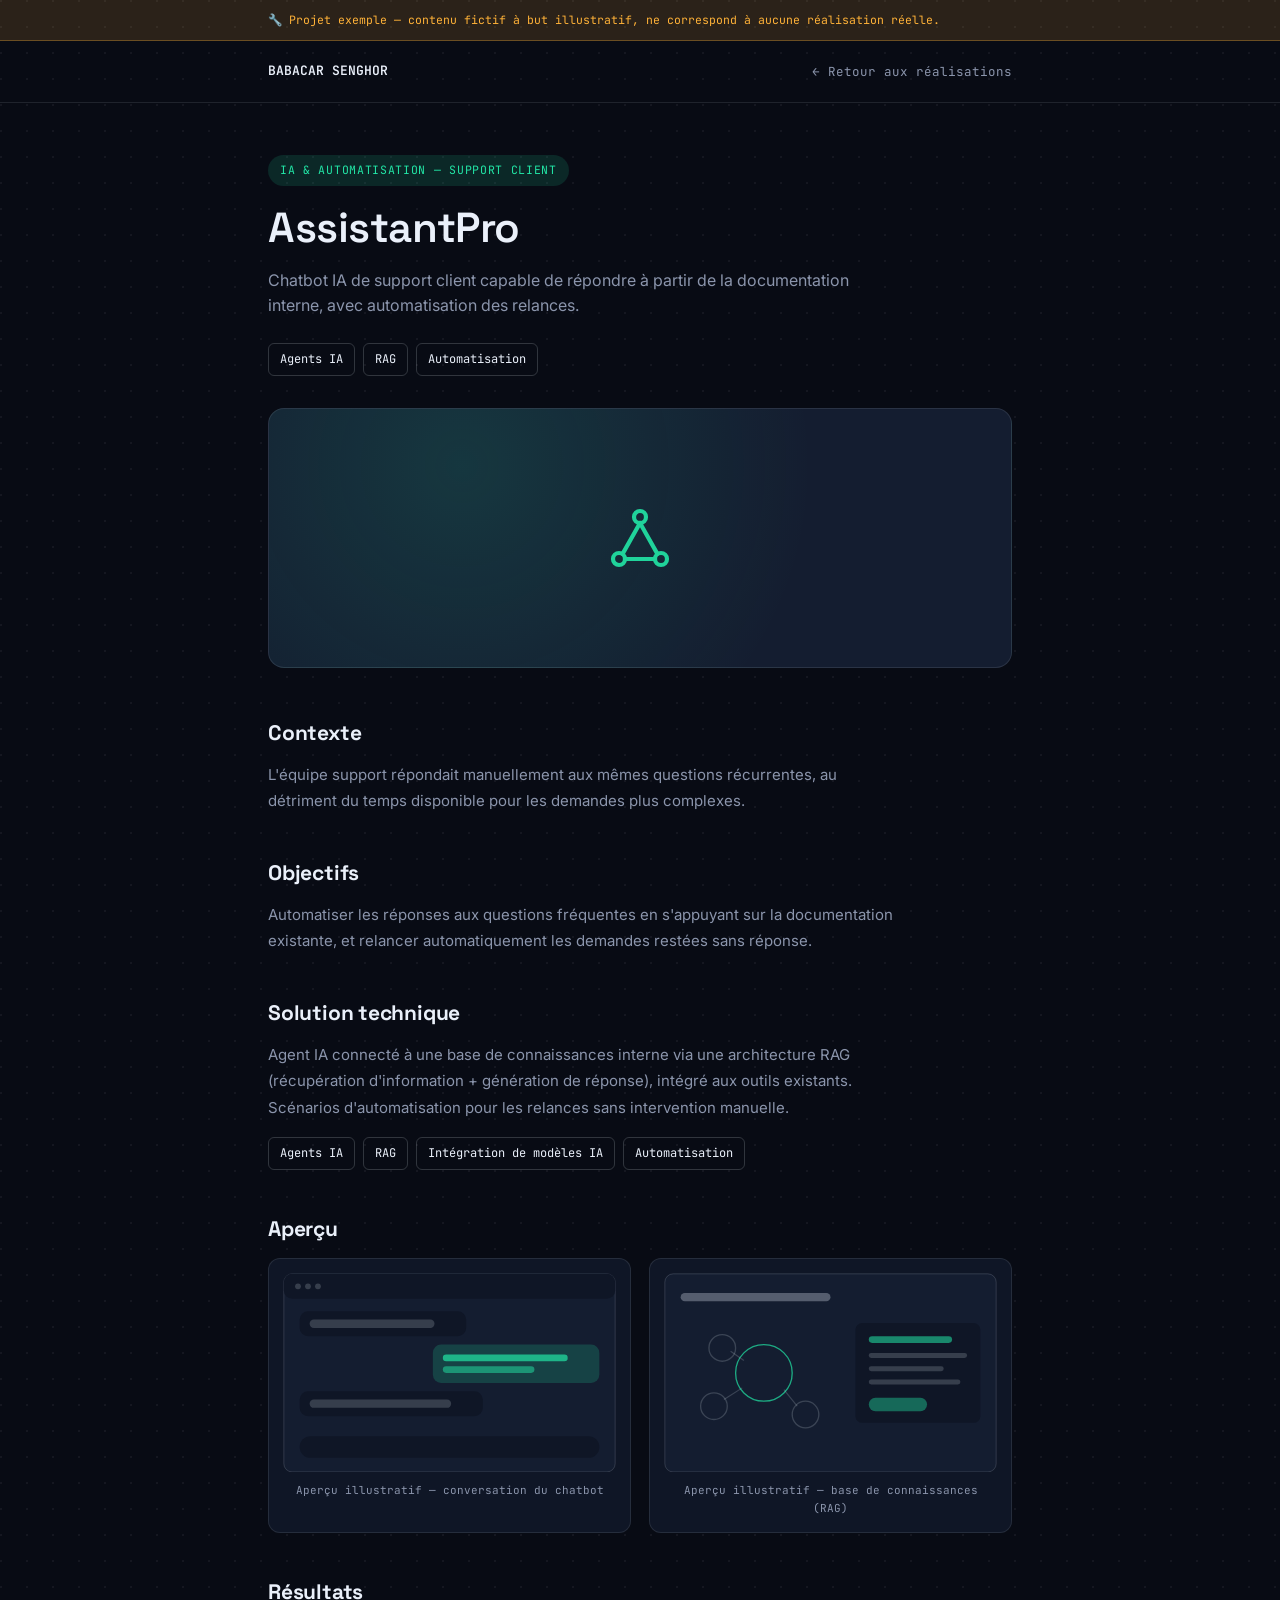
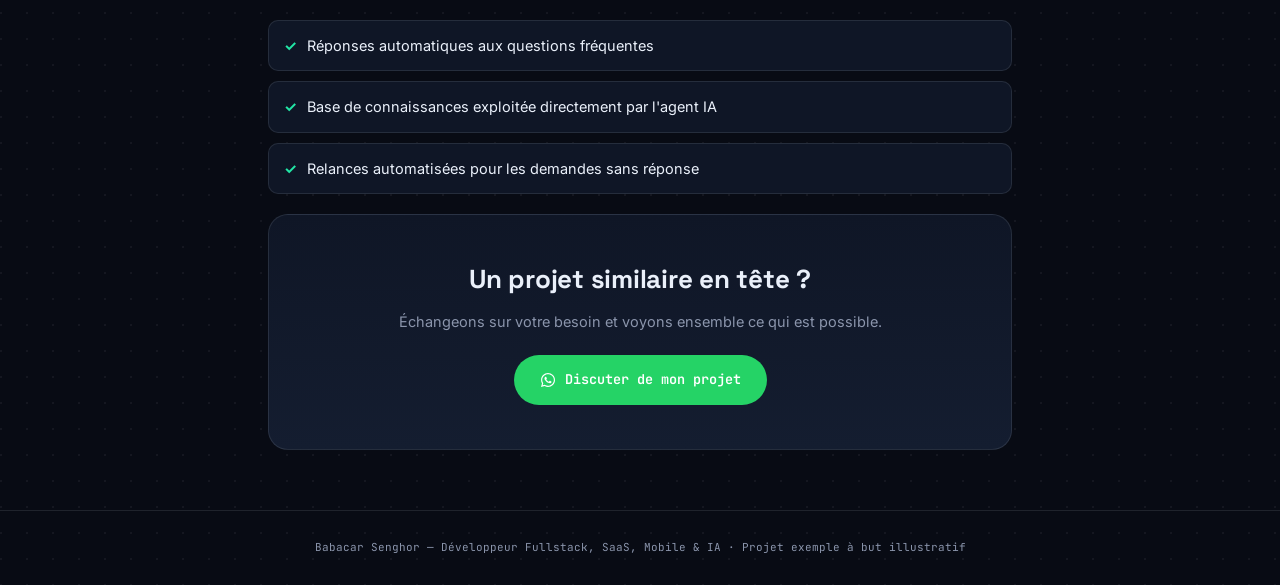
<file: realisation-assistantpro.html>
<!DOCTYPE html>
<html lang="fr">
<head>
<meta charset="UTF-8">
<meta name="viewport" content="width=device-width, initial-scale=1.0">
<title>AssistantPro — Projet exemple | Babacar Senghor</title>
<meta name="description" content="Projet exemple (contenu fictif) : chatbot IA de support client avec base de connaissances (RAG) et automatisation des relances.">
<meta name="robots" content="noindex, nofollow">
<link rel="preconnect" href="https://fonts.googleapis.com">
<link rel="preconnect" href="https://fonts.gstatic.com" crossorigin>
<link href="https://fonts.googleapis.com/css2?family=Space+Grotesk:wght@400;500;600;700&family=Inter:wght@400;500;600&family=JetBrains+Mono:wght@400;500;600&display=swap" rel="stylesheet">
<link rel="icon" type="image/svg+xml" href="[data-uri]">
<link rel="stylesheet" href="realisation.css">
</head>
<body class="cat-ia">

<div class="disclaimer">
  <div class="wrap">🔧 Projet exemple — contenu fictif à but illustratif, ne correspond à aucune réalisation réelle.</div>
</div>

<div class="topbar">
  <div class="wrap">
    <span class="brand-mini">BABACAR SENGHOR</span>
    <a class="back-link" href="index.html#realisations">← Retour aux réalisations</a>
  </div>
</div>

<div class="detail-hero">
  <div class="wrap">
    <span class="tag-pill">IA &amp; Automatisation — Support client</span>
    <h1>AssistantPro</h1>
    <p class="lead">Chatbot IA de support client capable de répondre à partir de la documentation interne, avec automatisation des relances.</p>
    <div class="chips"><span class="chip">Agents IA</span><span class="chip">RAG</span><span class="chip">Automatisation</span></div>
    <div class="cover-lg"><svg viewBox="0 0 24 24"><circle cx="12" cy="5" r="2"></circle><circle cx="5" cy="19" r="2"></circle><circle cx="19" cy="19" r="2"></circle><line x1="12" y1="7" x2="6.2" y2="17.3"></line><line x1="12" y1="7" x2="17.8" y2="17.3"></line><line x1="7" y1="19" x2="17" y2="19"></line></svg></div>
  </div>
</div>

<article>
  <div class="wrap">
    <section>
      <h2>Contexte</h2>
      <p>L'équipe support répondait manuellement aux mêmes questions récurrentes, au détriment du temps disponible pour les demandes plus complexes.</p>
    </section>

    <section>
      <h2>Objectifs</h2>
      <p>Automatiser les réponses aux questions fréquentes en s'appuyant sur la documentation existante, et relancer automatiquement les demandes restées sans réponse.</p>
    </section>

    <section>
      <h2>Solution technique</h2>
      <p>Agent IA connecté à une base de connaissances interne via une architecture RAG (récupération d'information + génération de réponse), intégré aux outils existants. Scénarios d'automatisation pour les relances sans intervention manuelle.</p>
      <div class="chips section-chips"><span class="chip">Agents IA</span><span class="chip">RAG</span><span class="chip">Intégration de modèles IA</span><span class="chip">Automatisation</span></div>
    </section>

    <section>
      <h2>Aperçu</h2>
      <div class="mock-grid">
        <div class="mock-panel">
          <svg viewBox="0 0 400 240" xmlns="http://www.w3.org/2000/svg">
            <rect x="1" y="1" width="398" height="238" rx="10" fill="var(--panel-alt)" stroke="var(--line-strong)"></rect>
            <rect x="1" y="1" width="398" height="30" rx="10" fill="var(--panel)"></rect>
            <circle cx="18" cy="16" r="3.5" fill="var(--line-strong)"></circle>
            <circle cx="30" cy="16" r="3.5" fill="var(--line-strong)"></circle>
            <circle cx="42" cy="16" r="3.5" fill="var(--line-strong)"></circle>
            <rect x="20" y="46" width="200" height="30" rx="10" fill="var(--panel)"></rect>
            <rect x="32" y="56" width="150" height="10" rx="5" fill="var(--line-strong)"></rect>
            <rect x="180" y="86" width="200" height="46" rx="10" fill="var(--cat)" opacity=".18"></rect>
            <rect x="192" y="98" width="150" height="8" rx="4" fill="var(--cat)" opacity=".7"></rect>
            <rect x="192" y="112" width="110" height="8" rx="4" fill="var(--cat)" opacity=".5"></rect>
            <rect x="20" y="142" width="220" height="30" rx="10" fill="var(--panel)"></rect>
            <rect x="32" y="152" width="170" height="10" rx="5" fill="var(--line-strong)"></rect>
            <rect x="20" y="196" width="360" height="26" rx="13" fill="var(--panel)"></rect>
          </svg>
          <div class="mock-caption">Aperçu illustratif — conversation du chatbot</div>
        </div>
        <div class="mock-panel">
          <svg viewBox="0 0 400 240" xmlns="http://www.w3.org/2000/svg">
            <rect x="1" y="1" width="398" height="238" rx="10" fill="var(--panel-alt)" stroke="var(--line-strong)"></rect>
            <rect x="20" y="24" width="180" height="10" rx="5" fill="var(--text)" opacity=".3"></rect>
            <circle cx="120" cy="120" r="34" fill="none" stroke="var(--cat)" stroke-width="1.6" opacity=".7"></circle>
            <circle cx="70" cy="90" r="16" fill="none" stroke="var(--line-strong)" stroke-width="1.6"></circle>
            <circle cx="60" cy="160" r="16" fill="none" stroke="var(--line-strong)" stroke-width="1.6"></circle>
            <circle cx="170" cy="170" r="16" fill="none" stroke="var(--line-strong)" stroke-width="1.6"></circle>
            <line x1="96" y1="105" x2="80" y2="94" stroke="var(--line-strong)" stroke-width="1.4"></line>
            <line x1="94" y1="138" x2="72" y2="152" stroke="var(--line-strong)" stroke-width="1.4"></line>
            <line x1="144" y1="140" x2="160" y2="160" stroke="var(--line-strong)" stroke-width="1.4"></line>
            <rect x="230" y="60" width="150" height="120" rx="8" fill="var(--panel)"></rect>
            <rect x="246" y="76" width="100" height="8" rx="4" fill="var(--cat)" opacity=".55"></rect>
            <rect x="246" y="96" width="118" height="6" rx="3" fill="var(--line-strong)"></rect>
            <rect x="246" y="112" width="90" height="6" rx="3" fill="var(--line-strong)"></rect>
            <rect x="246" y="128" width="110" height="6" rx="3" fill="var(--line-strong)"></rect>
            <rect x="246" y="150" width="70" height="16" rx="8" fill="var(--cat)" opacity=".4"></rect>
          </svg>
          <div class="mock-caption">Aperçu illustratif — base de connaissances (RAG)</div>
        </div>
      </div>
    </section>

    <section>
      <h2>Résultats</h2>
      <ul class="result-list">
        <li>Réponses automatiques aux questions fréquentes</li>
        <li>Base de connaissances exploitée directement par l'agent IA</li>
        <li>Relances automatisées pour les demandes sans réponse</li>
      </ul>
    </section>
  </div>
</article>

<div class="wrap">
  <div class="cta-band">
    <h2>Un projet similaire en tête ?</h2>
    <p>Échangeons sur votre besoin et voyons ensemble ce qui est possible.</p>
    <a class="btn whatsapp" href="https://wa.me/221777443663" target="_blank" rel="noopener"><svg viewBox="0 0 448 512" aria-hidden="true"><path d="M380.9 97.1C339 55.1 283.2 32 223.9 32c-122.4 0-222 99.6-222 222 0 39.1 10.2 77.3 29.6 111L0 480l117.7-30.9c32.4 17.7 68.9 27 106.1 27h.1c122.3 0 224.1-99.6 224.1-222 0-59.3-25.2-115-67.1-157zm-157 341.6c-33.2 0-65.7-8.9-94-25.7l-6.7-4-69.8 18.3L72 359.2l-4.4-7c-18.5-29.4-28.2-63.3-28.2-98.2 0-101.7 82.8-184.5 184.6-184.5 49.3 0 95.6 19.2 130.4 54.1 34.8 34.9 56.2 81.2 56.1 130.5 0 101.8-84.9 184.6-186.6 184.6zm101.2-138.2c-5.5-2.8-32.8-16.2-37.9-18-5.1-1.9-8.8-2.8-12.5 2.8-3.7 5.6-14.3 18-17.6 21.8-3.2 3.7-6.5 4.2-12 1.4-32.6-16.3-54-29.1-75.5-66-5.7-9.8 5.7-9.1 16.3-30.3 1.8-3.7.9-6.9-.5-9.7-1.4-2.8-12.5-30.1-17.1-41.2-4.5-10.8-9.1-9.3-12.5-9.5-3.2-.2-6.9-.2-10.6-.2-3.7 0-9.7 1.4-14.8 6.9-5.1 5.6-19.4 19-19.4 46.3 0 27.3 19.9 53.7 22.6 57.4 2.8 3.7 39.1 59.7 94.8 83.8 35.2 15.2 49 16.5 66.6 13.9 10.7-1.6 32.8-13.4 37.4-26.4 4.6-13 4.6-24.1 3.2-26.4-1.3-2.5-5-3.9-10.5-6.6z"/></svg>Discuter de mon projet</a>
  </div>
</div>

<footer class="page-foot">Babacar Senghor — Développeur Fullstack, SaaS, Mobile &amp; IA · Projet exemple à but illustratif</footer>

</body>
</html>
</file>
<file: realisation.css>
:root{
  --ink:#080b14;
  --panel:#0f1626;
  --panel-alt:#141d30;
  --line:rgba(234,240,250,.10);
  --line-strong:rgba(234,240,250,.18);
  --text:#eaf0fa;
  --muted:#8b95ac;
  --accent:#22e6a6;
  --accent-dim:rgba(34,230,166,.13);
  --amber:#ffb238;
  --amber-dim:rgba(255,178,56,.14);
  --linkedin:#0A66C2;
  --whatsapp:#25D366;
  --whatsapp-dark:#1DA851;
  --font-display:'Space Grotesk',sans-serif;
  --font-body:'Inter',sans-serif;
  --font-mono:'JetBrains Mono',monospace;
}
body.cat-site{--cat:var(--accent);--cat-dim:var(--accent-dim);}
body.cat-saas{--cat:var(--amber);--cat-dim:var(--amber-dim);}
body.cat-mobile{--cat:var(--linkedin);--cat-dim:rgba(10,102,194,.16);}
body.cat-ia{--cat:var(--accent);--cat-dim:var(--accent-dim);}

*{box-sizing:border-box;margin:0;padding:0;}
html{scroll-behavior:smooth;}
body{
  background:
    radial-gradient(circle at 1px 1px, rgba(234,240,250,.055) 1px, transparent 1px) 0 0/26px 26px,
    var(--ink);
  color:var(--text);font-family:var(--font-body);line-height:1.6;-webkit-font-smoothing:antialiased;
}
a{color:inherit;text-decoration:none;}
::selection{background:var(--accent);color:var(--ink);}
:focus-visible{outline:2px solid var(--accent);outline-offset:3px;}
.wrap{max-width:800px;margin:0 auto;padding:0 28px;}
h1,h2,h3{font-family:var(--font-display);letter-spacing:-0.01em;}

.disclaimer{background:var(--amber-dim);border-bottom:1px solid rgba(255,178,56,.3);padding:11px 0;}
.disclaimer .wrap{display:flex;align-items:center;gap:9px;font-family:var(--font-mono);font-size:11.5px;color:var(--amber);}

.topbar{padding:20px 0;border-bottom:1px solid var(--line);}
.topbar .wrap{display:flex;align-items:center;justify-content:space-between;}
.brand-mini{font-family:var(--font-mono);font-weight:600;font-size:13px;color:var(--text);}
.back-link{font-family:var(--font-mono);font-size:12.5px;color:var(--muted);display:flex;align-items:center;gap:8px;}
.back-link:hover{color:var(--text);}

.detail-hero{padding:52px 0 0;}
.tag-pill{
  font-family:var(--font-mono);font-size:11.5px;letter-spacing:.06em;text-transform:uppercase;
  color:var(--cat);background:var(--cat-dim);
  display:inline-block;padding:6px 12px;border-radius:100px;margin-bottom:18px;
}
h1{font-size:clamp(28px,4vw,42px);font-weight:600;line-height:1.15;margin-bottom:16px;}
.detail-hero .lead{color:var(--muted);font-size:16px;max-width:62ch;margin-bottom:24px;}
.chips{display:flex;flex-wrap:wrap;gap:8px;}
.chip{font-family:var(--font-mono);font-size:12px;padding:6px 11px;border:1px solid var(--line-strong);border-radius:6px;color:var(--text);}

.cover-lg{
  height:260px;border-radius:16px;margin-top:32px;
  display:flex;align-items:center;justify-content:center;
  background:radial-gradient(circle at 26% 22%, var(--cat-dim), transparent 60%), var(--panel-alt);
  border:1px solid var(--line);
}
.cover-lg svg{width:72px;height:72px;fill:none;stroke:var(--cat);stroke-width:1.4;stroke-linecap:round;stroke-linejoin:round;opacity:.9;}

article{padding:48px 0 10px;}
article section{margin-bottom:42px;}
article section:last-child{margin-bottom:0;}
article h2{font-size:21px;margin-bottom:12px;}
article p{color:var(--muted);font-size:15px;line-height:1.75;max-width:70ch;}
article p + p{margin-top:12px;}
.section-chips{margin-top:16px;}

.mock-grid{display:grid;grid-template-columns:1fr 1fr;gap:18px;margin-top:6px;}
.mock-panel{background:var(--panel);border:1px solid var(--line);border-radius:12px;padding:14px;}
.mock-panel svg{width:100%;height:auto;display:block;border-radius:6px;}
.mock-caption{font-family:var(--font-mono);font-size:11px;color:var(--muted);margin-top:10px;text-align:center;}
@media (max-width:640px){.mock-grid{grid-template-columns:1fr;}}

.result-list{list-style:none;display:grid;gap:10px;}
.result-list li{
  display:flex;gap:10px;color:var(--text);font-size:14.5px;align-items:flex-start;
  padding:13px 15px;background:var(--panel);border:1px solid var(--line);border-radius:10px;
}
.result-list li::before{content:"✓";color:var(--cat);font-weight:700;flex-shrink:0;}

.cta-band{
  background:linear-gradient(180deg, var(--panel), var(--panel-alt));border:1px solid var(--line);
  border-radius:20px;padding:44px 32px;text-align:center;margin:10px 0 60px;
}
.cta-band h2{font-size:clamp(20px,3vw,26px);margin-bottom:10px;}
.cta-band p{color:var(--muted);margin-bottom:22px;font-size:14.5px;}
.btn{font-family:var(--font-mono);font-size:13.5px;padding:14px 26px;border-radius:100px;display:inline-flex;align-items:center;gap:9px;}
.btn.whatsapp{background:var(--whatsapp);color:#fff;font-weight:600;}
.btn.whatsapp:hover{background:var(--whatsapp-dark);}
.btn svg{width:16px;height:16px;fill:#fff;flex-shrink:0;}

.page-foot{padding:28px 0;text-align:center;font-family:var(--font-mono);font-size:11px;color:var(--muted);border-top:1px solid var(--line);}

@media (max-width:600px){
  .detail-hero{padding:36px 0 0;}
  .cta-band{padding:34px 22px;}
}
</file>
